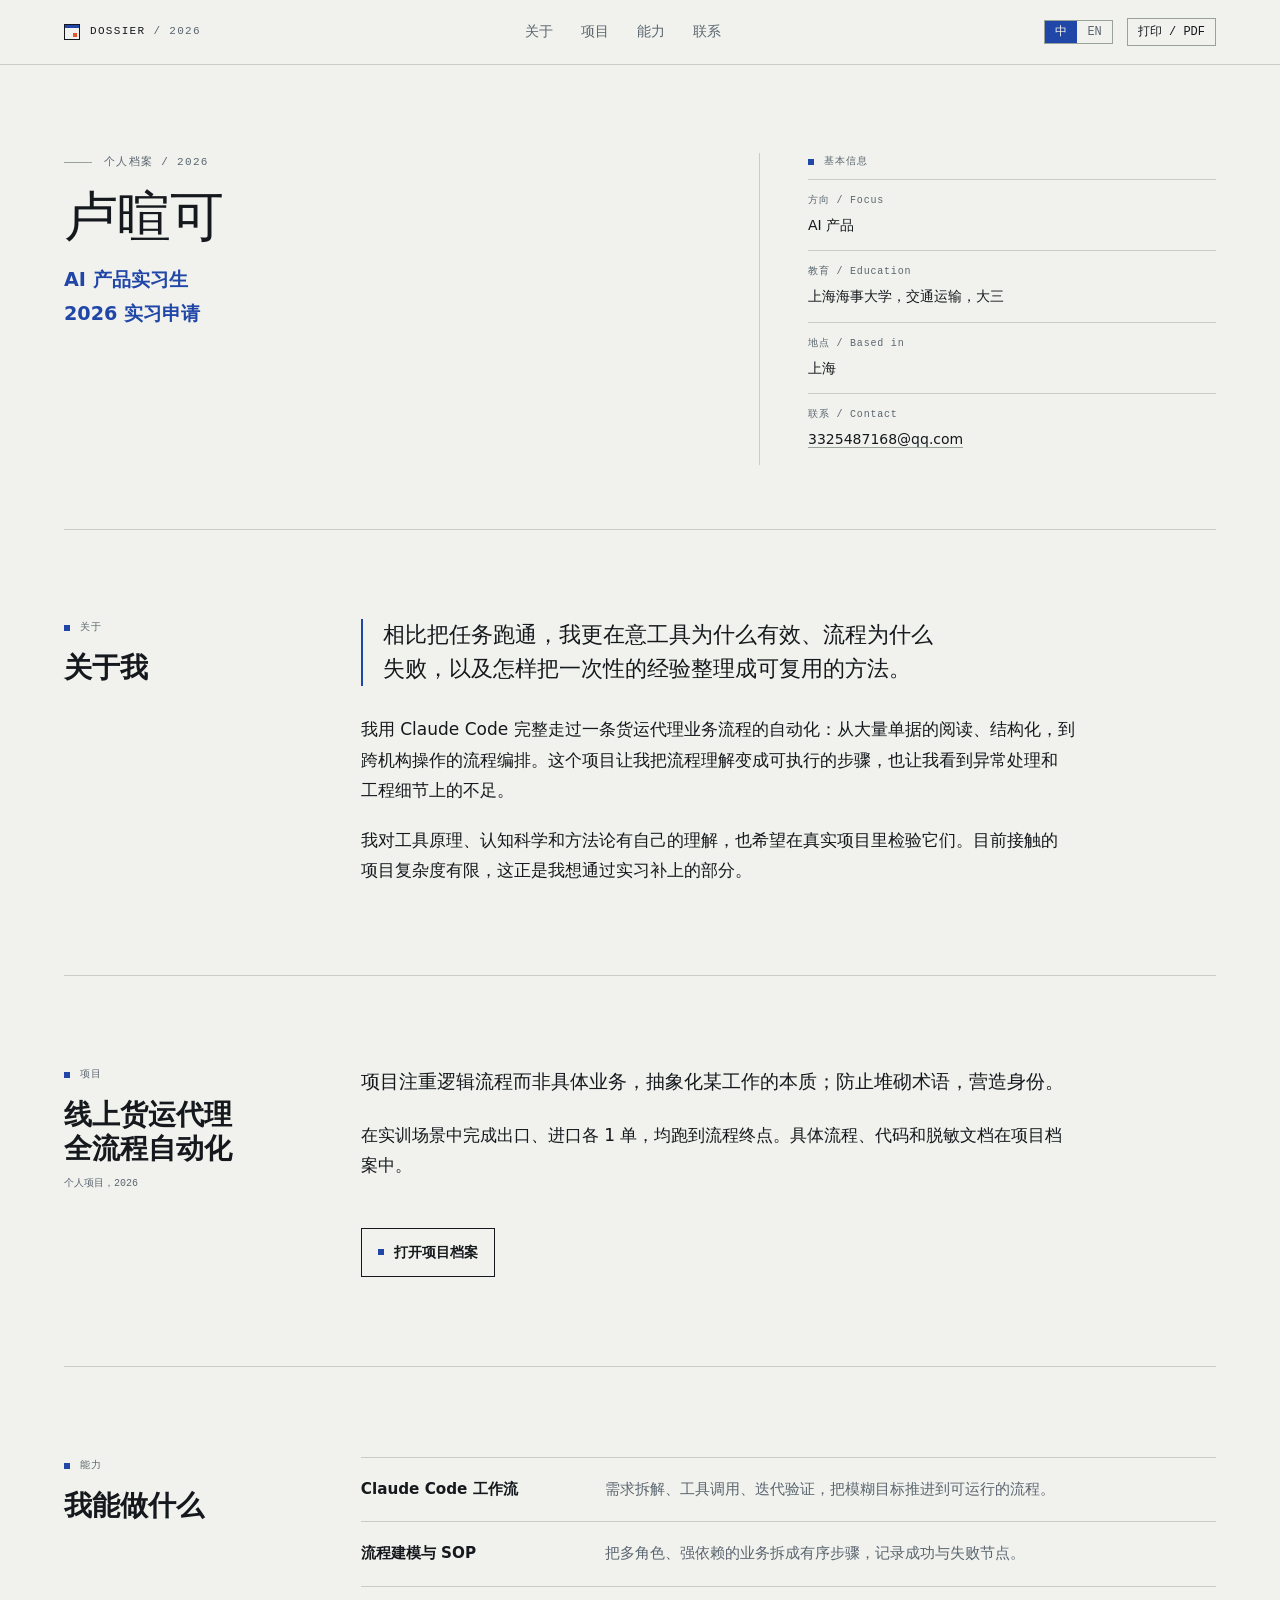
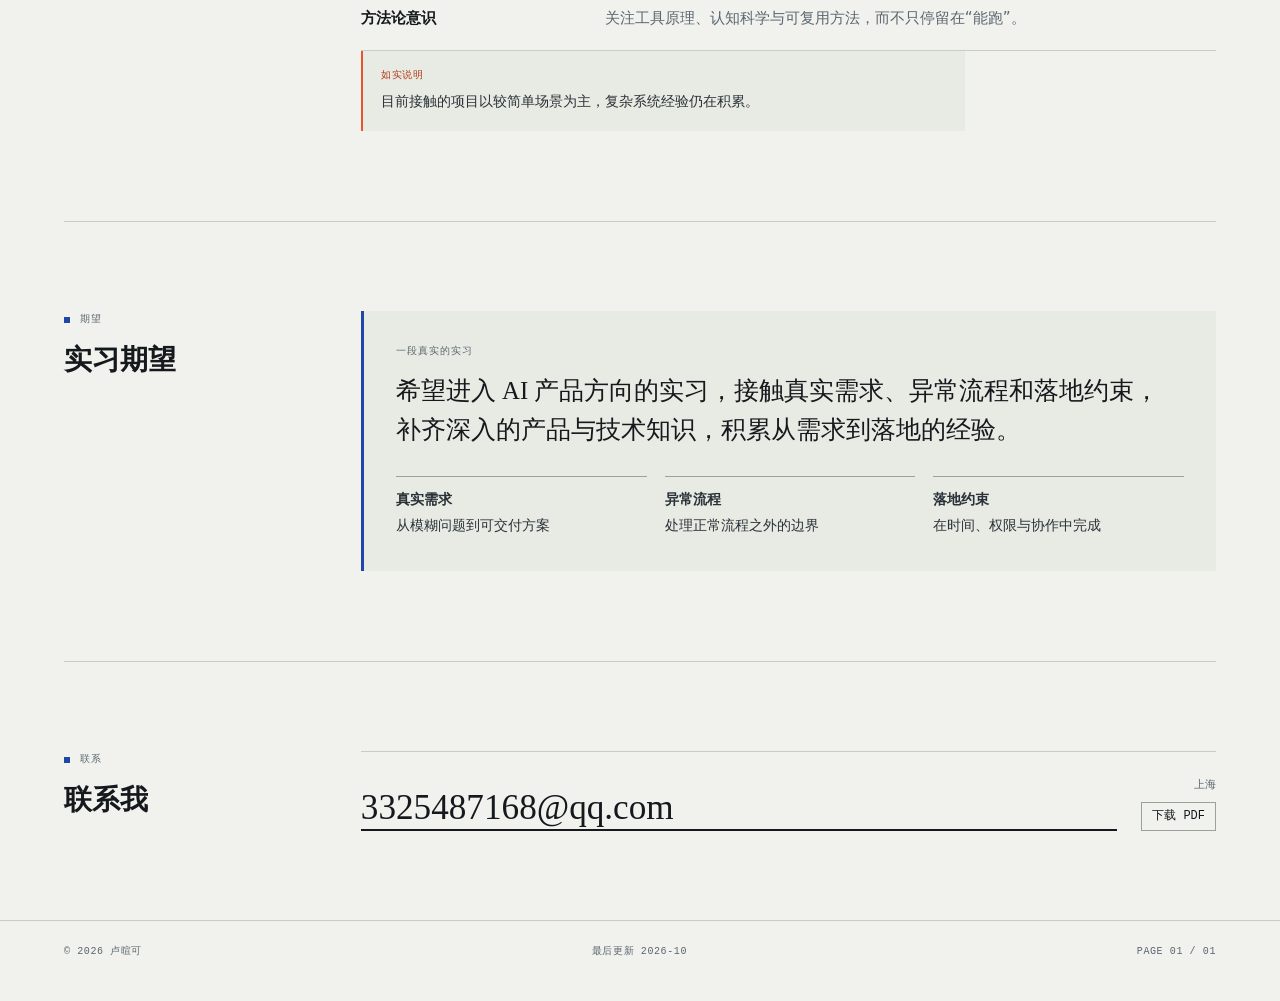
<file: index.html>
<!doctype html>
<html lang="zh-CN" data-lang="zh">
<head>
  <meta charset="utf-8">
  <meta name="viewport" content="width=device-width, initial-scale=1">
  <title>卢暄可｜AI 产品实习生</title>
  <meta name="description" content="卢暄可的个人简历：AI 产品实习生方向，上海海事大学交通运输专业大三。">
  <link rel="icon" href="assets/favicon.svg" type="image/svg+xml">
  <link rel="stylesheet" href="styles.css">
  <script>
    (function () {
      try {
        var params = new URLSearchParams(window.location.search);
        var query = params.get("lang");
        var saved = localStorage.getItem("resume.lang");
        var lang = query === "en" || query === "zh" ? query : saved === "en" ? "en" : "zh";
        document.documentElement.setAttribute("data-lang", lang);
        document.documentElement.lang = lang === "en" ? "en" : "zh-CN";
      } catch (error) {
        /* keep the default Chinese */
      }
    })();
  </script>
</head>
<body
  data-title-zh="卢暄可｜AI 产品实习生"
  data-title-en="Xuanke Lu | AI Product Intern"
  data-desc-zh="卢暄可的个人简历：AI 产品实习生方向，上海海事大学交通运输专业大三。"
  data-desc-en="Resume of Xuanke Lu: AI Product Intern candidate, a junior in Transportation at Shanghai Maritime University."
>
  <a class="skip-link" href="#main"><span class="lang-zh">跳到主要内容</span><span class="lang-en">Skip to content</span></a>
  <span id="lang-status" class="visually-hidden" aria-live="polite"></span>

  <header class="site-header">
    <div class="wrap header-inner">
      <a class="brand" href="#top" aria-label="Resume dossier">
        <span class="brand-mark" aria-hidden="true"></span>
        <span>DOSSIER <span class="brand-year">/ 2026</span></span>
      </a>
      <nav class="site-nav" aria-label="页面导航">
        <a href="#about"><span class="lang-zh">关于</span><span class="lang-en">About</span></a>
        <a href="#project"><span class="lang-zh">项目</span><span class="lang-en">Project</span></a>
        <a href="#skills"><span class="lang-zh">能力</span><span class="lang-en">Capabilities</span></a>
        <a href="#contact"><span class="lang-zh">联系</span><span class="lang-en">Contact</span></a>
      </nav>
      <div class="header-actions">
        <div class="lang-toggle" role="group" aria-label="语言切换 / Language">
          <button type="button" data-lang-btn="zh" aria-pressed="true">中</button>
          <button type="button" data-lang-btn="en" aria-pressed="false">EN</button>
        </div>
        <button class="print-button" type="button" data-print>
          <span class="lang-zh">打印 / PDF</span><span class="lang-en">Print / PDF</span>
        </button>
      </div>
    </div>
  </header>

  <main id="main">
    <section class="hero wrap" id="top" aria-labelledby="hero-name">
      <div class="hero-grid">
        <div class="hero-main">
          <p class="doc-label">
            <span class="lang-zh">个人档案 / 2026</span><span class="lang-en">Personnel dossier / 2026</span>
          </p>
          <h1 class="hero-name" id="hero-name">
            <span class="lang-zh">卢暄可</span><span class="lang-en">Xuanke Lu</span>
          </h1>
          <p class="hero-role">
            <span class="lang-zh">AI 产品实习生<br>2026 实习申请</span>
            <span class="lang-en">AI Product Intern<br>2026 Internship</span>
          </p>
        </div>

        <div class="hero-record">
          <p class="record-label">
            <span class="lang-zh">基本信息</span><span class="lang-en">Details</span>
          </p>
          <dl class="field-grid">
            <div class="field">
              <dt>方向 / Focus</dt>
              <dd><span class="lang-zh">AI 产品</span><span class="lang-en">AI product</span></dd>
            </div>
            <div class="field">
              <dt>教育 / Education</dt>
              <dd><span class="lang-zh">上海海事大学，交通运输，大三</span><span class="lang-en">Shanghai Maritime University, Transportation, Junior</span></dd>
            </div>
            <div class="field">
              <dt>地点 / Based in</dt>
              <dd><span class="lang-zh">上海</span><span class="lang-en">Shanghai</span></dd>
            </div>
            <div class="field">
              <dt>联系 / Contact</dt>
              <dd>
                <a href="mailto:3325487168@qq.com">3325487168@qq.com</a>
              </dd>
            </div>
          </dl>
        </div>
      </div>
    </section>

    <section class="section wrap" id="about" aria-labelledby="about-title">
      <div class="section-rail">
        <p class="rail-label"><span class="lang-zh">关于</span><span class="lang-en">About</span></p>
        <h2 class="section-title" id="about-title"><span class="lang-zh">关于我</span><span class="lang-en">About</span></h2>
      </div>
      <div class="section-body">
        <blockquote class="pullquote">
          <p class="lang-zh">相比把任务跑通，我更在意工具为什么有效、流程为什么失败，以及怎样把一次性的经验整理成可复用的方法。</p>
          <p class="lang-en">Beyond getting the task done, I care about why tools work, why processes fail, and how to turn one-off experience into reusable methods.</p>
        </blockquote>
        <div class="lang-zh">
          <p>我用 Claude Code 完整走过一条货运代理业务流程的自动化：从大量单据的阅读、结构化，到跨机构操作的流程编排。这个项目让我把流程理解变成可执行的步骤，也让我看到异常处理和工程细节上的不足。</p>
          <p>我对工具原理、认知科学和方法论有自己的理解，也希望在真实项目里检验它们。目前接触的项目复杂度有限，这正是我想通过实习补上的部分。</p>
        </div>
        <div class="lang-en">
          <p>I used Claude Code to automate an end-to-end freight-forwarding workflow—from reading and structuring a large set of documents to orchestrating operations across institutions. The project turned my understanding of the process into executable steps, and showed me where I still need to grow in exception handling and engineering detail.</p>
          <p>I have a working understanding of tool principles, cognitive science, and methodology, and I want to test those ideas in real projects. The projects I have worked on so far are limited in complexity—which is exactly what I hope an internship will help me address.</p>
        </div>
      </div>
    </section>

    <section class="section wrap" id="project" aria-labelledby="project-title">
      <div class="section-rail">
        <p class="rail-label"><span class="lang-zh">项目</span><span class="lang-en">Project</span></p>
        <h2 class="section-title" id="project-title">
          <span class="lang-zh">线上货运代理<br>全流程自动化</span>
          <span class="lang-en">End-to-end freight-forwarding automation</span>
        </h2>
        <p class="rail-meta"><span class="lang-zh">个人项目，2026</span><span class="lang-en">Personal project, 2026</span></p>
      </div>
      <div class="section-body">
        <p class="lede">
          <span class="lang-zh">项目注重逻辑流程而非具体业务，抽象化某工作的本质；防止堆砌术语，营造身份。</span>
          <span class="lang-en">The project focuses on the logic of the workflow rather than the specific business, abstracting the essence of a piece of work; it avoids piling up jargon or constructing an identity.</span>
        </p>
        <p>
          <span class="lang-zh">在实训场景中完成出口、进口各 1 单，均跑到流程终点。具体流程、代码和脱敏文档在项目档案中。</span>
          <span class="lang-en">In a training scenario, one export and one import case were completed to the end of the flow. The detailed process, code, and sanitized documents are in the project dossier.</span>
        </p>
        <a class="doc-link" href="project/">
          <span class="lang-zh">打开项目档案</span><span class="lang-en">Open project dossier</span>
        </a>
      </div>
    </section>

    <section class="section wrap" id="skills" aria-labelledby="skills-title">
      <div class="section-rail">
        <p class="rail-label"><span class="lang-zh">能力</span><span class="lang-en">Capabilities</span></p>
        <h2 class="section-title" id="skills-title"><span class="lang-zh">我能做什么</span><span class="lang-en">Capabilities</span></h2>
      </div>
      <div class="section-body">
        <div class="skill-list">
          <div class="skill-row">
            <h3><span class="lang-zh">Claude Code 工作流</span><span class="lang-en">Claude Code workflow</span></h3>
            <p><span class="lang-zh">需求拆解、工具调用、迭代验证，把模糊目标推进到可运行的流程。</span><span class="lang-en">Task decomposition, tool use, and iterative verification—taking an ambiguous goal to a runnable process.</span></p>
          </div>
          <div class="skill-row">
            <h3><span class="lang-zh">流程建模与 SOP</span><span class="lang-en">Process modeling &amp; SOP</span></h3>
            <p><span class="lang-zh">把多角色、强依赖的业务拆成有序步骤，记录成功与失败节点。</span><span class="lang-en">Breaking a multi-role, dependency-heavy workflow into ordered steps and recording success and failure nodes.</span></p>
          </div>
          <div class="skill-row">
            <h3><span class="lang-zh">方法论意识</span><span class="lang-en">Methodological awareness</span></h3>
            <p><span class="lang-zh">关注工具原理、认知科学与可复用方法，而不只停留在“能跑”。</span><span class="lang-en">Interested in tool principles, cognitive science, and reusable methods—not just “it runs”.</span></p>
          </div>
        </div>
        <p class="honest-note">
          <strong><span class="lang-zh">如实说明</span><span class="lang-en">Honest note</span></strong>
          <span class="lang-zh">目前接触的项目以较简单场景为主，复杂系统经验仍在积累。</span>
          <span class="lang-en">Projects so far are mostly simpler scenarios; experience with complex systems is still growing.</span>
        </p>
      </div>
    </section>

    <section class="section wrap" id="request" aria-labelledby="request-title">
      <div class="section-rail">
        <p class="rail-label"><span class="lang-zh">期望</span><span class="lang-en">Looking for</span></p>
        <h2 class="section-title" id="request-title"><span class="lang-zh">实习期望</span><span class="lang-en">What I’m looking for</span></h2>
      </div>
      <div class="section-body">
        <div class="memo">
          <p class="memo-kicker"><span class="lang-zh">一段真实的实习</span><span class="lang-en">A real internship</span></p>
          <p class="memo-text">
            <span class="lang-zh">希望进入 AI 产品方向的实习，接触真实需求、异常流程和落地约束，补齐深入的产品与技术知识，积累从需求到落地的经验。</span>
            <span class="lang-en">I’m looking for an internship in AI product where I can work on real requirements, exception paths, and delivery constraints—building deeper product and technical knowledge and experience taking requirements through to delivery.</span>
          </p>
          <ul class="memo-goals">
            <li>
              <span class="lang-zh"><strong>真实需求</strong><br>从模糊问题到可交付方案</span>
              <span class="lang-en"><strong>Real requirements</strong><br>From an ambiguous problem to a deliverable solution</span>
            </li>
            <li>
              <span class="lang-zh"><strong>异常流程</strong><br>处理正常流程之外的边界</span>
              <span class="lang-en"><strong>Exception paths</strong><br>Handle the edges beyond the happy path</span>
            </li>
            <li>
              <span class="lang-zh"><strong>落地约束</strong><br>在时间、权限与协作中完成</span>
              <span class="lang-en"><strong>Delivery constraints</strong><br>Ship within time, access, and collaboration constraints</span>
            </li>
          </ul>
        </div>
      </div>
    </section>

    <section class="section wrap" id="contact" aria-labelledby="contact-title">
      <div class="section-rail">
        <p class="rail-label"><span class="lang-zh">联系</span><span class="lang-en">Contact</span></p>
        <h2 class="section-title" id="contact-title"><span class="lang-zh">联系我</span><span class="lang-en">Contact</span></h2>
      </div>
      <div class="section-body">
        <div class="contact-grid">
          <a class="contact-email" href="mailto:3325487168@qq.com">3325487168@qq.com</a>
          <div class="contact-meta">
            <span><span class="lang-zh">上海</span><span class="lang-en">Shanghai</span></span>
            <button class="print-button" type="button" data-print>
              <span class="lang-zh">下载 PDF</span><span class="lang-en">Download PDF</span>
            </button>
          </div>
        </div>
      </div>
    </section>
  </main>

  <footer class="site-footer">
    <div class="wrap footer-inner">
      <span>© 2026 <span class="lang-zh">卢暄可</span><span class="lang-en">Xuanke Lu</span></span>
      <span><span class="lang-zh">最后更新 2026-10</span><span class="lang-en">Last updated 2026-10</span></span>
      <span>PAGE 01 / 01</span>
    </div>
  </footer>

  <script src="app.js" defer></script>
</body>
</html>
</file>
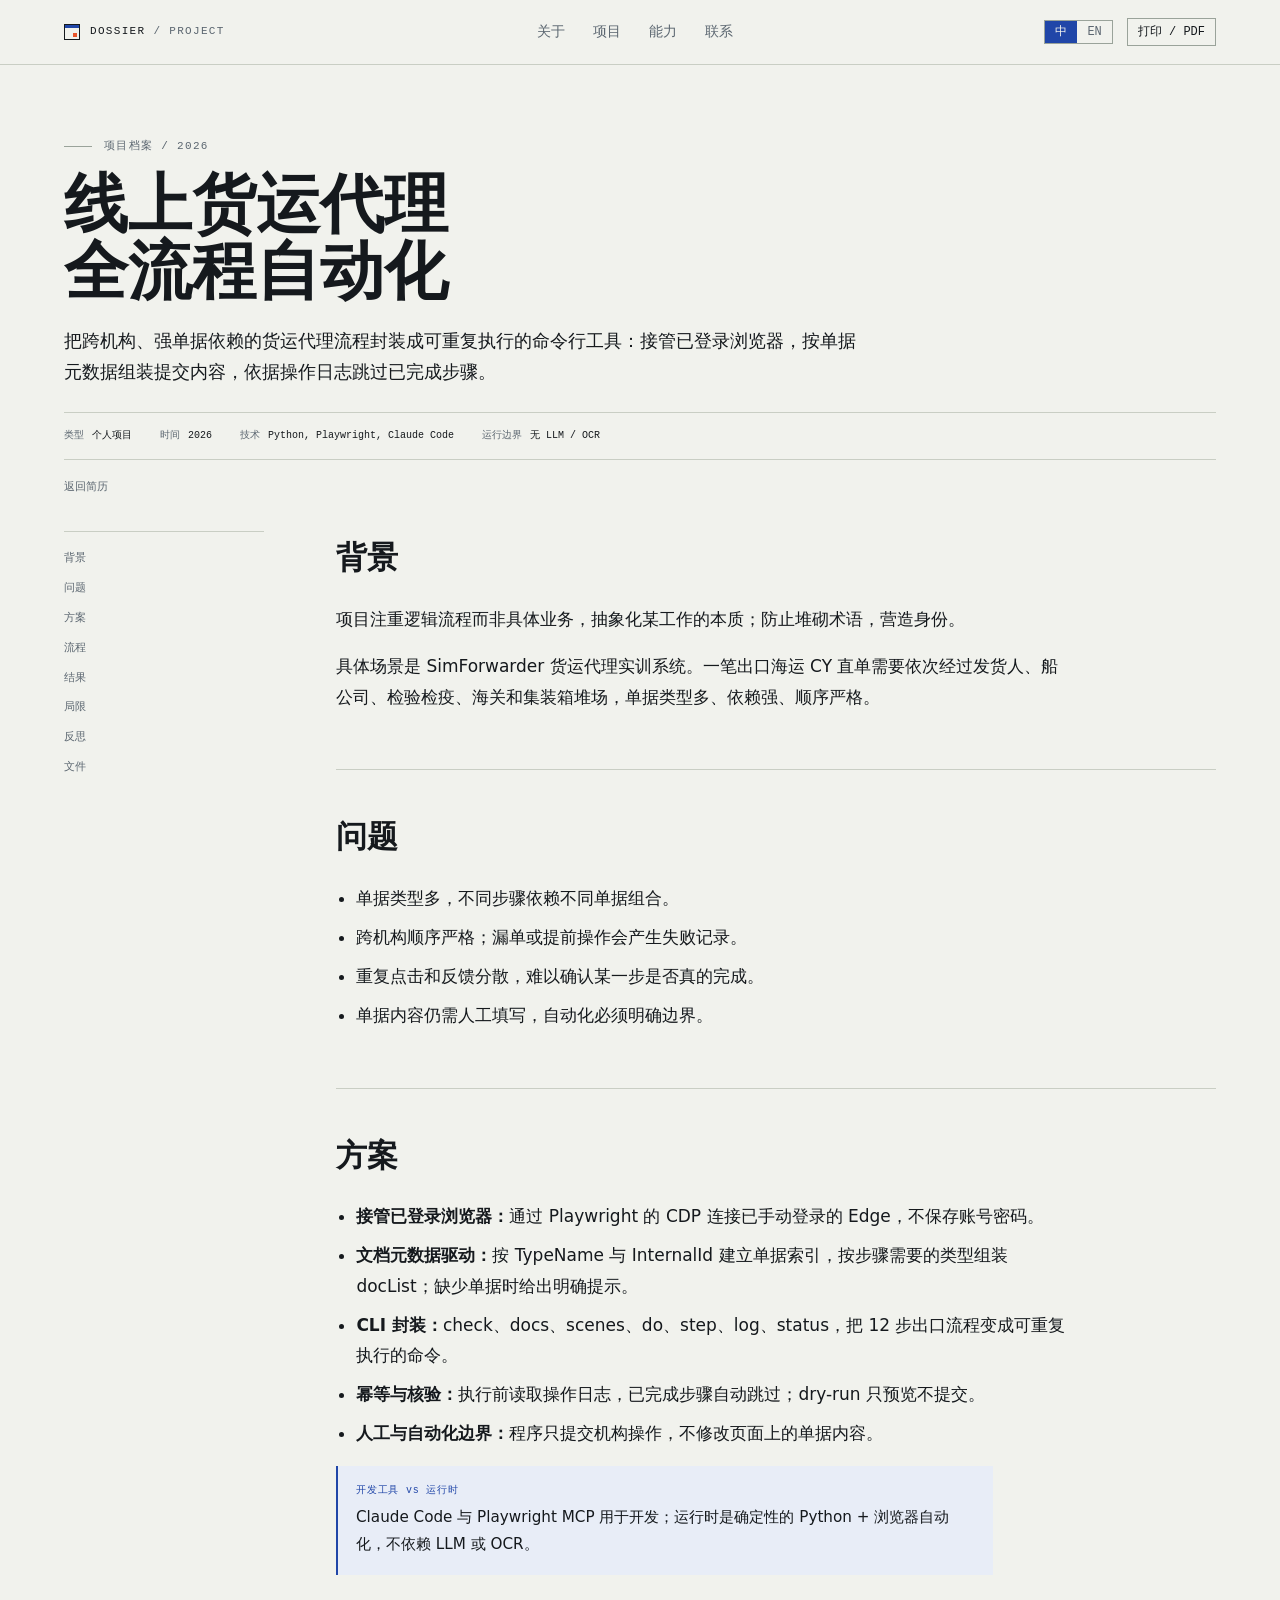
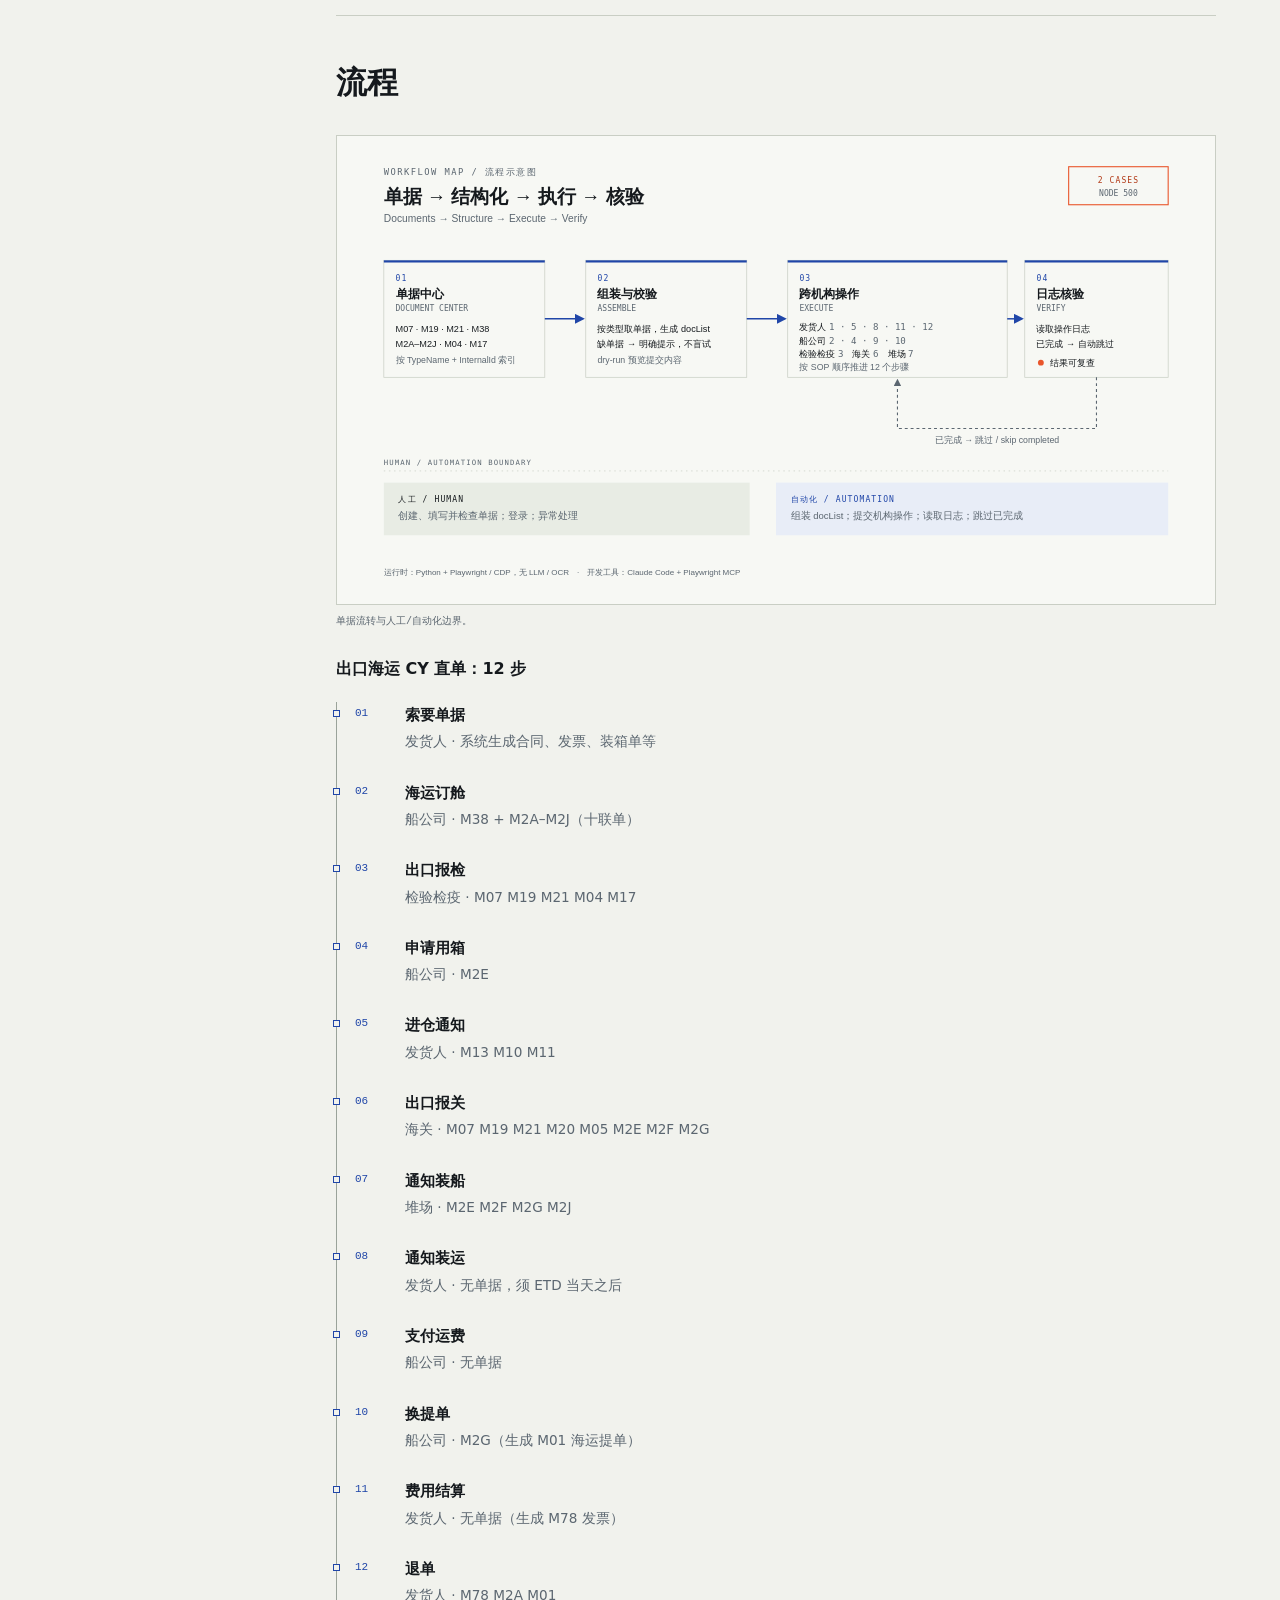
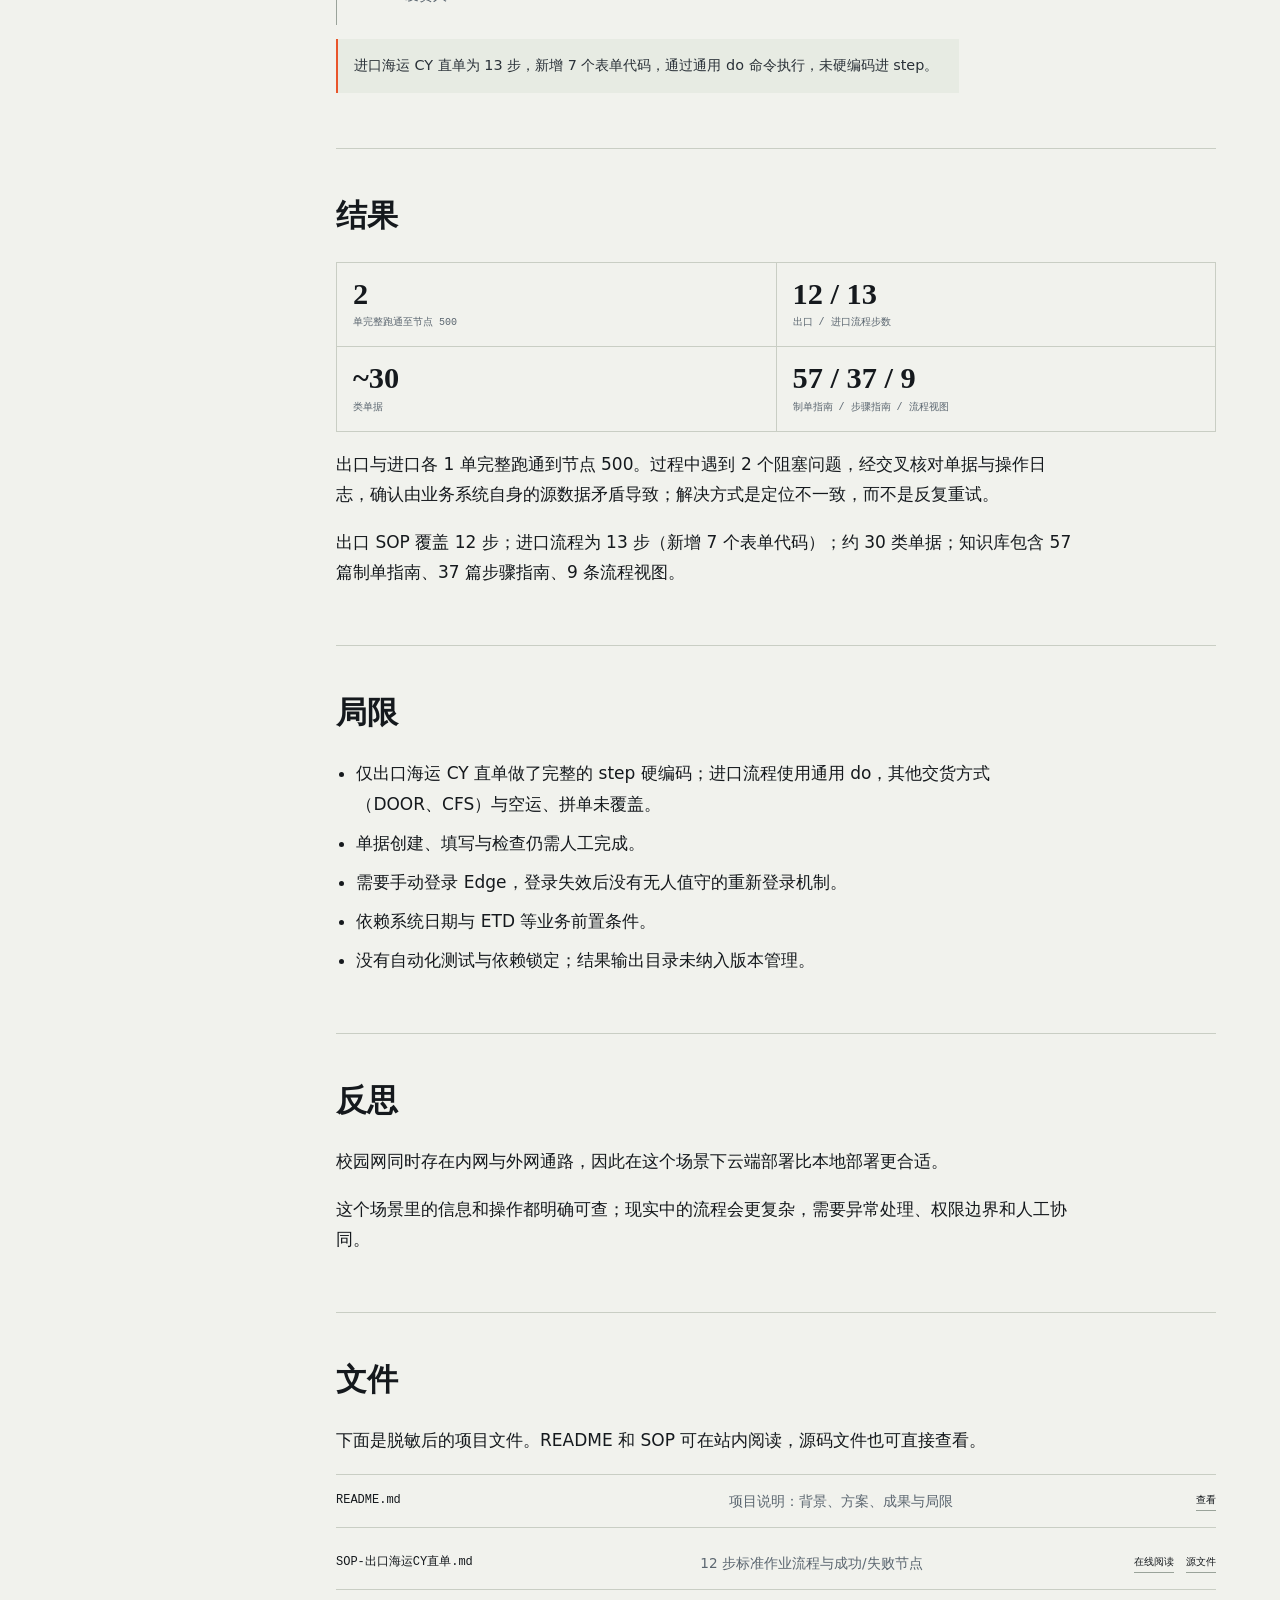
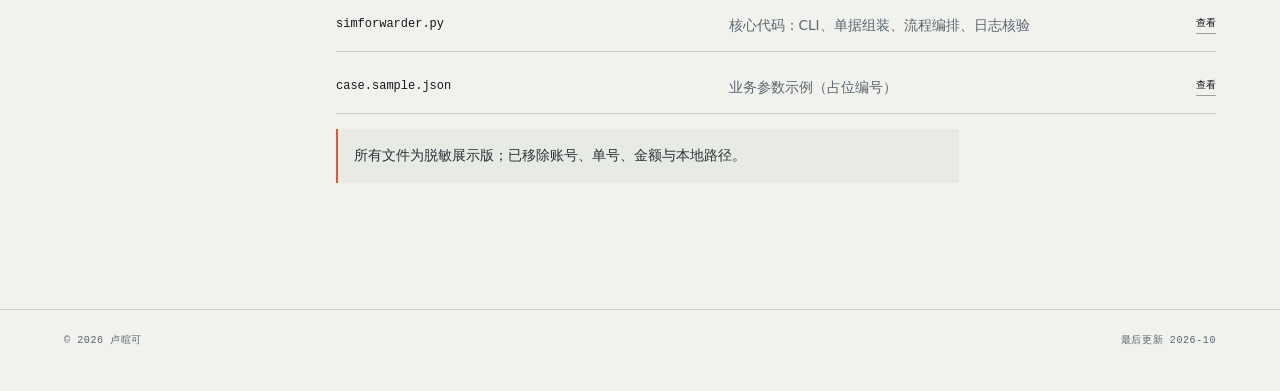
<file: project/index.html>
<!doctype html>
<html lang="zh-CN" data-lang="zh">
<head>
  <meta charset="utf-8">
  <meta name="viewport" content="width=device-width, initial-scale=1">
  <title>项目档案｜线上货运代理全流程自动化</title>
  <meta name="description" content="线上货运代理全流程自动化项目档案：背景、方案、12 步流程、成果与局限。脱敏展示版。">
  <link rel="icon" href="../assets/favicon.svg" type="image/svg+xml">
  <link rel="stylesheet" href="../styles.css">
  <script>
    (function () {
      try {
        var params = new URLSearchParams(window.location.search);
        var query = params.get("lang");
        var saved = localStorage.getItem("resume.lang");
        var lang = query === "en" || query === "zh" ? query : saved === "en" ? "en" : "zh";
        document.documentElement.setAttribute("data-lang", lang);
        document.documentElement.lang = lang === "en" ? "en" : "zh-CN";
      } catch (error) {
        /* keep the default Chinese */
      }
    })();
  </script>
</head>
<body
  data-title-zh="项目档案｜线上货运代理全流程自动化"
  data-title-en="Project Dossier | End-to-end Freight-Forwarding Automation"
  data-desc-zh="线上货运代理全流程自动化项目档案：背景、方案、12 步流程、成果与局限。脱敏展示版。"
  data-desc-en="Project dossier for an end-to-end freight-forwarding automation: context, approach, 12-step flow, results, and limits. Sanitized showcase."
>
  <a class="skip-link" href="#main"><span class="lang-zh">跳到主要内容</span><span class="lang-en">Skip to content</span></a>
  <span id="lang-status" class="visually-hidden" aria-live="polite"></span>

  <header class="site-header">
    <div class="wrap header-inner">
      <a class="brand" href="../index.html" aria-label="Back to resume">
        <span class="brand-mark" aria-hidden="true"></span>
        <span>DOSSIER <span class="brand-year">/ PROJECT</span></span>
      </a>
      <nav class="site-nav" aria-label="页面导航">
        <a href="../index.html#about"><span class="lang-zh">关于</span><span class="lang-en">About</span></a>
        <a href="../index.html#project"><span class="lang-zh">项目</span><span class="lang-en">Project</span></a>
        <a href="../index.html#skills"><span class="lang-zh">能力</span><span class="lang-en">Capabilities</span></a>
        <a href="../index.html#contact"><span class="lang-zh">联系</span><span class="lang-en">Contact</span></a>
      </nav>
      <div class="header-actions">
        <div class="lang-toggle" role="group" aria-label="语言切换 / Language">
          <button type="button" data-lang-btn="zh" aria-pressed="true">中</button>
          <button type="button" data-lang-btn="en" aria-pressed="false">EN</button>
        </div>
        <button class="print-button" type="button" data-print>
          <span class="lang-zh">打印 / PDF</span><span class="lang-en">Print / PDF</span>
        </button>
      </div>
    </div>
  </header>

  <main id="main">
    <section class="page-hero wrap" aria-labelledby="project-name">
      <p class="doc-label">
        <span class="lang-zh">项目档案 / 2026</span><span class="lang-en">Project dossier / 2026</span>
      </p>
      <h1 id="project-name">
        <span class="lang-zh">线上货运代理<br>全流程自动化</span>
        <span class="lang-en">End-to-end freight-forwarding automation</span>
      </h1>
      <p class="page-lede">
        <span class="lang-zh">把跨机构、强单据依赖的货运代理流程封装成可重复执行的命令行工具：接管已登录浏览器，按单据元数据组装提交内容，依据操作日志跳过已完成步骤。</span>
        <span class="lang-en">A repeatable CLI for a document-heavy, multi-institution freight-forwarding workflow: attach to a logged-in browser, assemble submissions from document metadata, and skip completed steps using the operation log.</span>
      </p>
      <div class="page-meta">
        <span><span class="lang-zh">类型</span><span class="lang-en">Type</span><strong><span class="lang-zh">个人项目</span><span class="lang-en">Personal project</span></strong></span>
        <span><span class="lang-zh">时间</span><span class="lang-en">Period</span><strong>2026</strong></span>
        <span><span class="lang-zh">技术</span><span class="lang-en">Stack</span><strong>Python, Playwright, Claude Code</strong></span>
        <span><span class="lang-zh">运行边界</span><span class="lang-en">Runtime</span><strong><span class="lang-zh">无 LLM / OCR</span><span class="lang-en">No LLM / OCR</span></strong></span>
      </div>
      <a class="back-link" href="../index.html"><span class="lang-zh">返回简历</span><span class="lang-en">Back to resume</span></a>
    </section>

    <div class="wrap project-layout">
      <nav class="toc" aria-label="本页目录">
        <a href="#context"><span class="lang-zh">背景</span><span class="lang-en">Context</span></a>
        <a href="#problem"><span class="lang-zh">问题</span><span class="lang-en">Problem</span></a>
        <a href="#approach"><span class="lang-zh">方案</span><span class="lang-en">Approach</span></a>
        <a href="#flow"><span class="lang-zh">流程</span><span class="lang-en">Flow</span></a>
        <a href="#results"><span class="lang-zh">结果</span><span class="lang-en">Results</span></a>
        <a href="#limits"><span class="lang-zh">局限</span><span class="lang-en">Limits</span></a>
        <a href="#reflection"><span class="lang-zh">反思</span><span class="lang-en">Reflection</span></a>
        <a href="#files"><span class="lang-zh">文件</span><span class="lang-en">Files</span></a>
      </nav>

      <div class="project-content">
        <section id="context">
          <h2><span class="lang-zh">背景</span><span class="lang-en">Context</span></h2>
          <p>
            <span class="lang-zh">项目注重逻辑流程而非具体业务，抽象化某工作的本质；防止堆砌术语，营造身份。</span>
            <span class="lang-en">The project focuses on the logic of the workflow rather than the specific business, abstracting the essence of a piece of work; it avoids piling up jargon or constructing an identity.</span>
          </p>
          <p>
            <span class="lang-zh">具体场景是 SimForwarder 货运代理实训系统。一笔出口海运 CY 直单需要依次经过发货人、船公司、检验检疫、海关和集装箱堆场，单据类型多、依赖强、顺序严格。</span>
            <span class="lang-en">The concrete setting is SimForwarder, a freight-forwarding training system. A single export sea-freight CY direct case moves through a sender, carrier, inspection and quarantine, customs, and a container yard—with many document types, strong dependencies, and a strict order.</span>
          </p>
        </section>

        <section id="problem">
          <h2><span class="lang-zh">问题</span><span class="lang-en">Problem</span></h2>
          <ul class="lang-zh">
            <li>单据类型多，不同步骤依赖不同单据组合。</li>
            <li>跨机构顺序严格；漏单或提前操作会产生失败记录。</li>
            <li>重复点击和反馈分散，难以确认某一步是否真的完成。</li>
            <li>单据内容仍需人工填写，自动化必须明确边界。</li>
          </ul>
          <ul class="lang-en">
            <li>Many document types; each step depends on a different combination.</li>
            <li>A strict cross-institution order; missing documents or premature actions create failure records.</li>
            <li>Repeated clicks and scattered feedback make it hard to confirm whether a step is really complete.</li>
            <li>Documents still need manual entry, so the automation must respect a clear boundary.</li>
          </ul>
        </section>

        <section id="approach">
          <h2><span class="lang-zh">方案</span><span class="lang-en">Approach</span></h2>
          <ul class="lang-zh">
            <li><strong>接管已登录浏览器：</strong>通过 Playwright 的 CDP 连接已手动登录的 Edge，不保存账号密码。</li>
            <li><strong>文档元数据驱动：</strong>按 TypeName 与 InternalId 建立单据索引，按步骤需要的类型组装 docList；缺少单据时给出明确提示。</li>
            <li><strong>CLI 封装：</strong>check、docs、scenes、do、step、log、status，把 12 步出口流程变成可重复执行的命令。</li>
            <li><strong>幂等与核验：</strong>执行前读取操作日志，已完成步骤自动跳过；dry-run 只预览不提交。</li>
            <li><strong>人工与自动化边界：</strong>程序只提交机构操作，不修改页面上的单据内容。</li>
          </ul>
          <ul class="lang-en">
            <li><strong>Attach to a logged-in browser:</strong> Playwright connects to a manually logged-in Edge over CDP; no credentials are stored.</li>
            <li><strong>Metadata-driven documents:</strong> index documents by TypeName and InternalId, assemble the docList from the types each step needs, and fail with a clear message when something is missing.</li>
            <li><strong>CLI wrapper:</strong> check, docs, scenes, do, step, log, and status turn the 12-step export flow into repeatable commands.</li>
            <li><strong>Idempotency and verification:</strong> read the operation log before acting, skip completed steps, and use dry-run to preview without submitting.</li>
            <li><strong>Human / automation boundary:</strong> the program submits institution operations only; it never edits document content in the page.</li>
          </ul>
          <div class="callout">
            <strong><span class="lang-zh">开发工具 vs 运行时</span><span class="lang-en">Development tools vs runtime</span></strong>
            <span class="lang-zh">Claude Code 与 Playwright MCP 用于开发；运行时是确定性的 Python + 浏览器自动化，不依赖 LLM 或 OCR。</span>
            <span class="lang-en">Claude Code and Playwright MCP were development tools; the runtime is deterministic Python + browser automation, with no LLM or OCR.</span>
          </div>
        </section>

        <section id="flow">
          <h2><span class="lang-zh">流程</span><span class="lang-en">Flow</span></h2>
          <figure class="figure">
            <img src="flow.svg" alt="流程图：单据 → 结构化 → 执行 → 核验。Workflow diagram: documents → structure → execute → verify.">
            <figcaption>
              <span class="lang-zh">单据流转与人工/自动化边界。</span>
              <span class="lang-en">Document flow and the human / automation boundary.</span>
            </figcaption>
          </figure>
          <p class="figure-hint">
            <span class="lang-zh">左右滑动查看完整流程图</span>
            <span class="lang-en">Scroll horizontally to see the full diagram</span>
          </p>

          <h3><span class="lang-zh">出口海运 CY 直单：12 步</span><span class="lang-en">Export sea freight, CY direct: 12 steps</span></h3>
          <ol class="timeline">
            <li>
              <span class="step-no">01</span>
              <div>
                <h3><span class="lang-zh">索要单据</span><span class="lang-en">Request documents</span></h3>
                <p><span class="lang-zh">发货人 · 系统生成合同、发票、装箱单等</span><span class="lang-en">Sender · generated contract, invoice, packing list</span></p>
              </div>
            </li>
            <li>
              <span class="step-no">02</span>
              <div>
                <h3><span class="lang-zh">海运订舱</span><span class="lang-en">Sea booking</span></h3>
                <p><span class="lang-zh">船公司 · M38 + M2A–M2J（十联单）</span><span class="lang-en">Carrier · M38 + M2A–M2J</span></p>
              </div>
            </li>
            <li>
              <span class="step-no">03</span>
              <div>
                <h3><span class="lang-zh">出口报检</span><span class="lang-en">Export inspection</span></h3>
                <p><span class="lang-zh">检验检疫 · M07 M19 M21 M04 M17</span><span class="lang-en">Inspection &amp; quarantine · M07 M19 M21 M04 M17</span></p>
              </div>
            </li>
            <li>
              <span class="step-no">04</span>
              <div>
                <h3><span class="lang-zh">申请用箱</span><span class="lang-en">Container application</span></h3>
                <p><span class="lang-zh">船公司 · M2E</span><span class="lang-en">Carrier · M2E</span></p>
              </div>
            </li>
            <li>
              <span class="step-no">05</span>
              <div>
                <h3><span class="lang-zh">进仓通知</span><span class="lang-en">Warehouse notice</span></h3>
                <p><span class="lang-zh">发货人 · M13 M10 M11</span><span class="lang-en">Sender · M13 M10 M11</span></p>
              </div>
            </li>
            <li>
              <span class="step-no">06</span>
              <div>
                <h3><span class="lang-zh">出口报关</span><span class="lang-en">Export customs declaration</span></h3>
                <p><span class="lang-zh">海关 · M07 M19 M21 M20 M05 M2E M2F M2G</span><span class="lang-en">Customs · M07 M19 M21 M20 M05 M2E M2F M2G</span></p>
              </div>
            </li>
            <li>
              <span class="step-no">07</span>
              <div>
                <h3><span class="lang-zh">通知装船</span><span class="lang-en">Load-ship notice</span></h3>
                <p><span class="lang-zh">堆场 · M2E M2F M2G M2J</span><span class="lang-en">Yard · M2E M2F M2G M2J</span></p>
              </div>
            </li>
            <li>
              <span class="step-no">08</span>
              <div>
                <h3><span class="lang-zh">通知装运</span><span class="lang-en">Shipment notice</span></h3>
                <p><span class="lang-zh">发货人 · 无单据，须 ETD 当天之后</span><span class="lang-en">Sender · no documents; only after ETD</span></p>
              </div>
            </li>
            <li>
              <span class="step-no">09</span>
              <div>
                <h3><span class="lang-zh">支付运费</span><span class="lang-en">Freight payment</span></h3>
                <p><span class="lang-zh">船公司 · 无单据</span><span class="lang-en">Carrier · no documents</span></p>
              </div>
            </li>
            <li>
              <span class="step-no">10</span>
              <div>
                <h3><span class="lang-zh">换提单</span><span class="lang-en">Bill of lading exchange</span></h3>
                <p><span class="lang-zh">船公司 · M2G（生成 M01 海运提单）</span><span class="lang-en">Carrier · M2G (generates M01)</span></p>
              </div>
            </li>
            <li>
              <span class="step-no">11</span>
              <div>
                <h3><span class="lang-zh">费用结算</span><span class="lang-en">Fee settlement</span></h3>
                <p><span class="lang-zh">发货人 · 无单据（生成 M78 发票）</span><span class="lang-en">Sender · no documents (generates M78)</span></p>
              </div>
            </li>
            <li>
              <span class="step-no">12</span>
              <div>
                <h3><span class="lang-zh">退单</span><span class="lang-en">Document return</span></h3>
                <p><span class="lang-zh">发货人 · M78 M2A M01</span><span class="lang-en">Sender · M78 M2A M01</span></p>
              </div>
            </li>
          </ol>

          <p class="note">
            <span class="lang-zh">进口海运 CY 直单为 13 步，新增 7 个表单代码，通过通用 do 命令执行，未硬编码进 step。</span>
            <span class="lang-en">The import sea-freight CY direct flow has 13 steps and adds 7 form codes, executed through the generic do command rather than being hard-coded into step.</span>
          </p>
        </section>

        <section id="results">
          <h2><span class="lang-zh">结果</span><span class="lang-en">Results</span></h2>
          <div class="stat-grid">
            <div class="stat">
              <b>2</b>
              <span><span class="lang-zh">单完整跑通至节点 500</span><span class="lang-en">cases completed to node 500</span></span>
            </div>
            <div class="stat">
              <b>12 / 13</b>
              <span><span class="lang-zh">出口 / 进口流程步数</span><span class="lang-en">export / import steps</span></span>
            </div>
            <div class="stat">
              <b>~30</b>
              <span><span class="lang-zh">类单据</span><span class="lang-en">document types</span></span>
            </div>
            <div class="stat">
              <b>57 / 37 / 9</b>
              <span><span class="lang-zh">制单指南 / 步骤指南 / 流程视图</span><span class="lang-en">form guides / step guides / flow views</span></span>
            </div>
          </div>
          <p>
            <span class="lang-zh">出口与进口各 1 单完整跑通到节点 500。过程中遇到 2 个阻塞问题，经交叉核对单据与操作日志，确认由业务系统自身的源数据矛盾导致；解决方式是定位不一致，而不是反复重试。</span>
            <span class="lang-en">One export case and one import case were completed to node 500. Two blockers were traced—after cross-checking documents and operation logs—to contradictory source data in the business system itself; the fix was to locate the inconsistency rather than retry blindly.</span>
          </p>
          <p>
            <span class="lang-zh">出口 SOP 覆盖 12 步；进口流程为 13 步（新增 7 个表单代码）；约 30 类单据；知识库包含 57 篇制单指南、37 篇步骤指南、9 条流程视图。</span>
            <span class="lang-en">The export SOP covers 12 steps; the import flow has 13 steps (with 7 additional form codes); roughly 30 document types; the knowledge base contains 57 form guides, 37 step guides, and 9 flow views.</span>
          </p>
        </section>

        <section id="limits">
          <h2><span class="lang-zh">局限</span><span class="lang-en">Limits</span></h2>
          <ul class="lang-zh">
            <li>仅出口海运 CY 直单做了完整的 step 硬编码；进口流程使用通用 do，其他交货方式（DOOR、CFS）与空运、拼单未覆盖。</li>
            <li>单据创建、填写与检查仍需人工完成。</li>
            <li>需要手动登录 Edge，登录失效后没有无人值守的重新登录机制。</li>
            <li>依赖系统日期与 ETD 等业务前置条件。</li>
            <li>没有自动化测试与依赖锁定；结果输出目录未纳入版本管理。</li>
          </ul>
          <ul class="lang-en">
            <li>Only the export sea-freight CY direct flow is fully hard-coded into step; the import flow uses generic do, and other delivery modes (DOOR, CFS), air freight, and consolidated shipments are not covered.</li>
            <li>Documents still need to be created, filled, and checked manually.</li>
            <li>Edge must be logged in manually; there is no unattended re-login mechanism.</li>
            <li>Depends on business preconditions such as the system date and ETD.</li>
            <li>No automated tests or dependency lockfile; the output directory is not versioned.</li>
          </ul>
        </section>

        <section id="reflection">
          <h2><span class="lang-zh">反思</span><span class="lang-en">Reflection</span></h2>
          <p>
            <span class="lang-zh">校园网同时存在内网与外网通路，因此在这个场景下云端部署比本地部署更合适。</span>
            <span class="lang-en">The campus network provides both intranet and extranet paths, which made cloud deployment a better fit than local deployment in this case.</span>
          </p>
          <p>
            <span class="lang-zh">这个场景里的信息和操作都明确可查；现实中的流程会更复杂，需要异常处理、权限边界和人工协同。</span>
            <span class="lang-en">In this scenario every piece of information and every operation is explicit and traceable; real-world workflows are messier and require exception handling, permission boundaries, and human collaboration.</span>
          </p>
        </section>

        <section id="files">
          <h2><span class="lang-zh">文件</span><span class="lang-en">Files</span></h2>
          <p>
            <span class="lang-zh">下面是脱敏后的项目文件。README 和 SOP 可在站内阅读，源码文件也可直接查看。</span>
            <span class="lang-en">The files below are sanitized. README and SOP can be read on this site; source files are also available directly.</span>
          </p>
          <ul class="file-list">
            <li class="file-row">
              <span class="file-name">README.md</span>
              <span class="file-desc"><span class="lang-zh">项目说明：背景、方案、成果与局限</span><span class="lang-en">Project overview: context, approach, results, and limits</span></span>
              <span class="file-links">
                <a href="files/README.md"><span class="lang-zh">查看</span><span class="lang-en">View</span></a>
                <a href="#" data-gh-path="project/files/README.md" hidden>GitHub</a>
              </span>
            </li>
            <li class="file-row">
              <span class="file-name">SOP-出口海运CY直单.md</span>
              <span class="file-desc"><span class="lang-zh">12 步标准作业流程与成功/失败节点</span><span class="lang-en">12-step SOP with success and failure nodes</span></span>
              <span class="file-links">
                <a href="sop.html"><span class="lang-zh">在线阅读</span><span class="lang-en">Read</span></a>
                <a href="files/SOP-出口海运CY直单.md"><span class="lang-zh">源文件</span><span class="lang-en">Source</span></a>
                <a href="#" data-gh-path="project/files/SOP-出口海运CY直单.md" hidden>GitHub</a>
              </span>
            </li>
            <li class="file-row">
              <span class="file-name">simforwarder.py</span>
              <span class="file-desc"><span class="lang-zh">核心代码：CLI、单据组装、流程编排、日志核验</span><span class="lang-en">Core code: CLI, document assembly, orchestration, log verification</span></span>
              <span class="file-links">
                <a href="files/simforwarder.py"><span class="lang-zh">查看</span><span class="lang-en">View</span></a>
                <a href="#" data-gh-path="project/files/simforwarder.py" hidden>GitHub</a>
              </span>
            </li>
            <li class="file-row">
              <span class="file-name">case.sample.json</span>
              <span class="file-desc"><span class="lang-zh">业务参数示例（占位编号）</span><span class="lang-en">Sample business parameters (placeholder ID)</span></span>
              <span class="file-links">
                <a href="files/case.sample.json"><span class="lang-zh">查看</span><span class="lang-en">View</span></a>
                <a href="#" data-gh-path="project/files/case.sample.json" hidden>GitHub</a>
              </span>
            </li>
          </ul>
          <p class="note">
            <span class="lang-zh">所有文件为脱敏展示版；已移除账号、单号、金额与本地路径。</span>
            <span class="lang-en">All files are sanitized for display; account details, case IDs, amounts, and local paths have been removed.</span>
          </p>
        </section>
      </div>
    </div>
  </main>

  <footer class="site-footer">
    <div class="wrap footer-inner">
      <span>© 2026 <span class="lang-zh">卢暄可</span><span class="lang-en">Xuanke Lu</span></span>
      <a href="#" data-repo-link hidden><span class="lang-zh">仓库</span><span class="lang-en">Repository</span></a>
      <span><span class="lang-zh">最后更新 2026-10</span><span class="lang-en">Last updated 2026-10</span></span>
    </div>
  </footer>

  <script src="../app.js" defer></script>
</body>
</html>
</file>
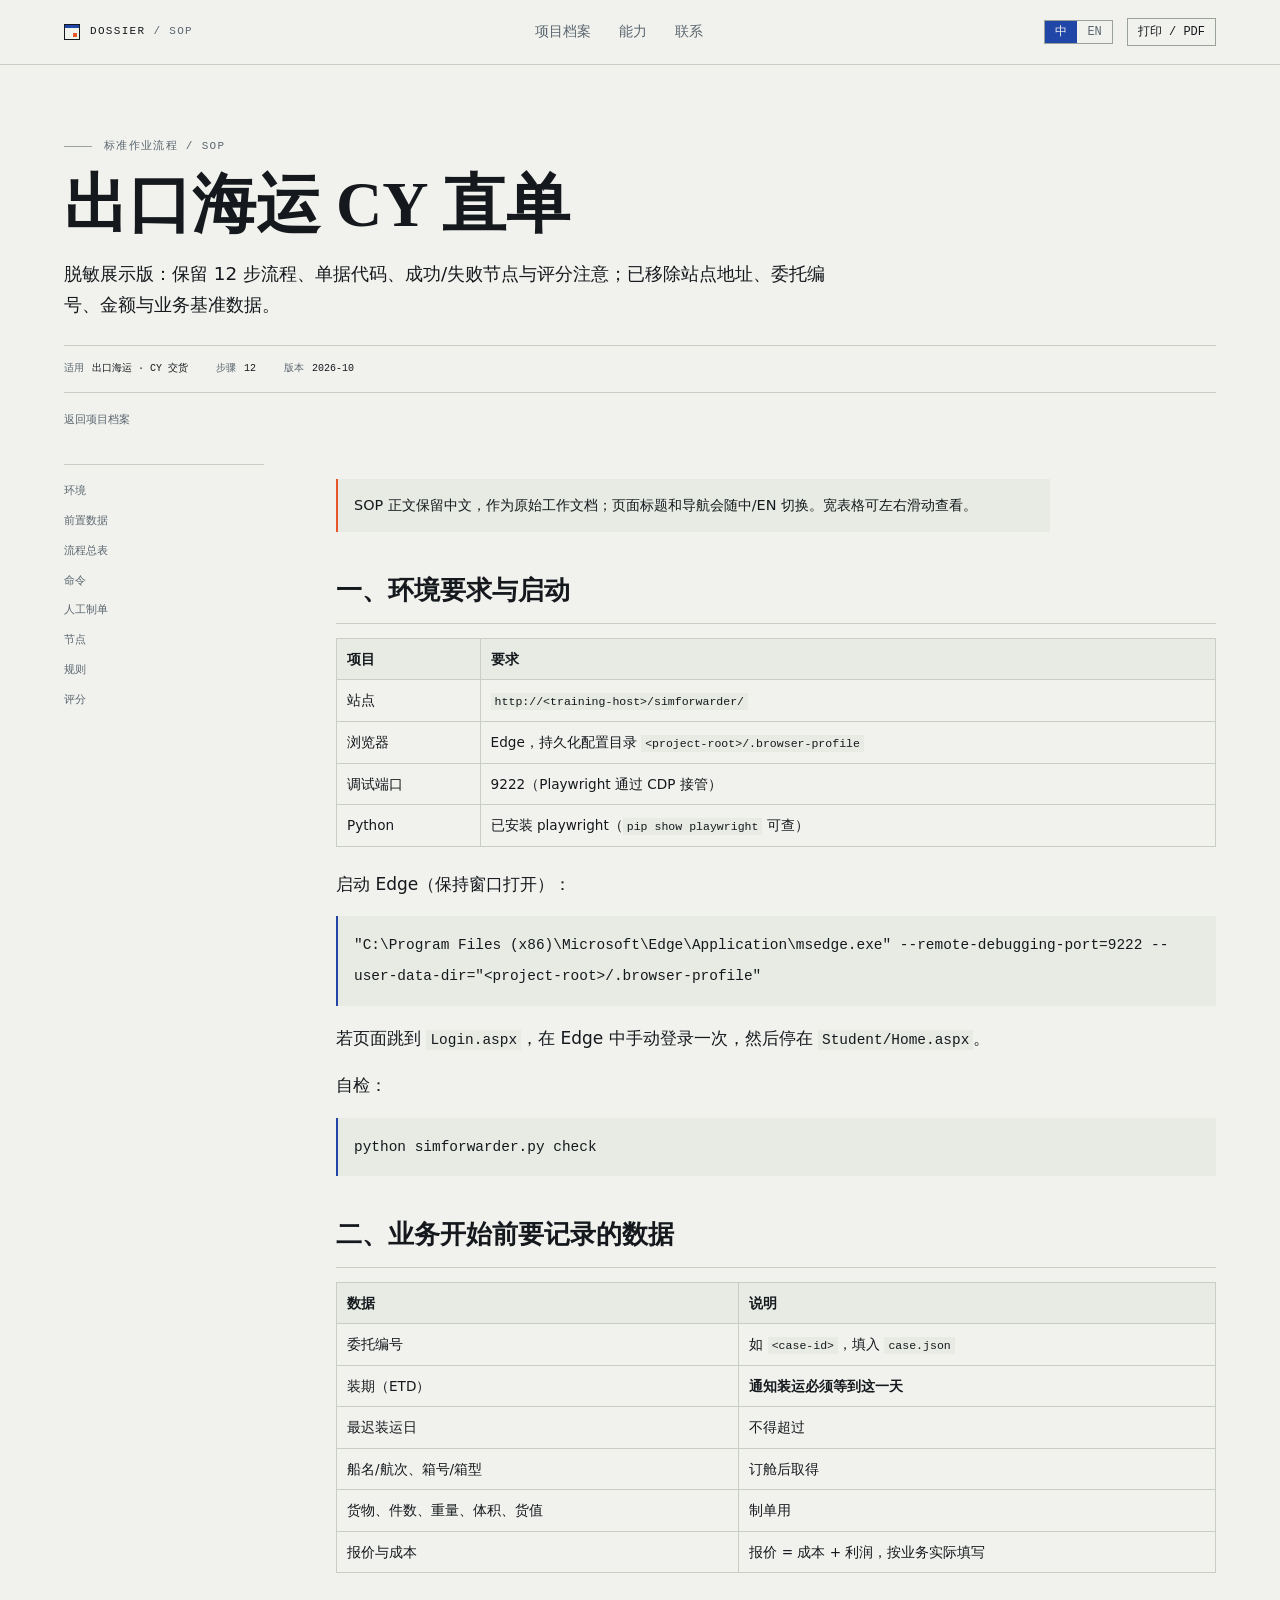
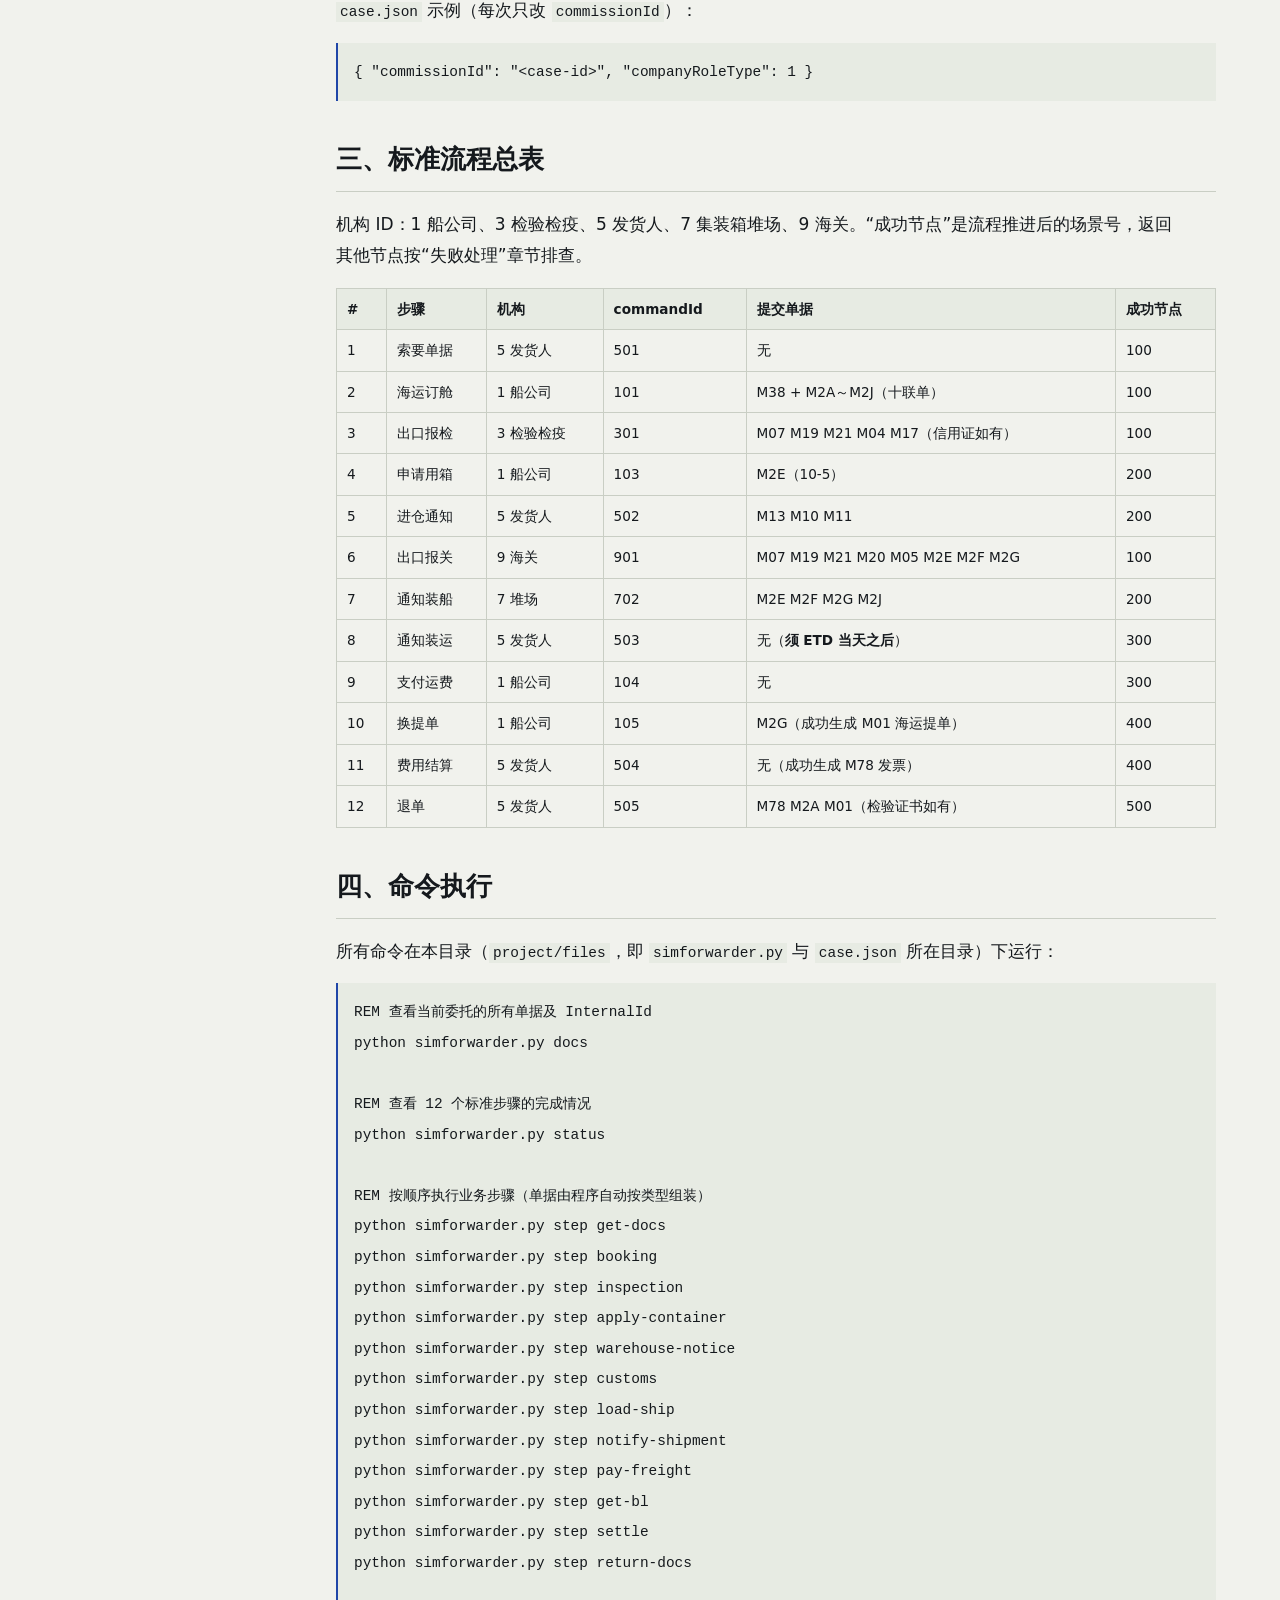
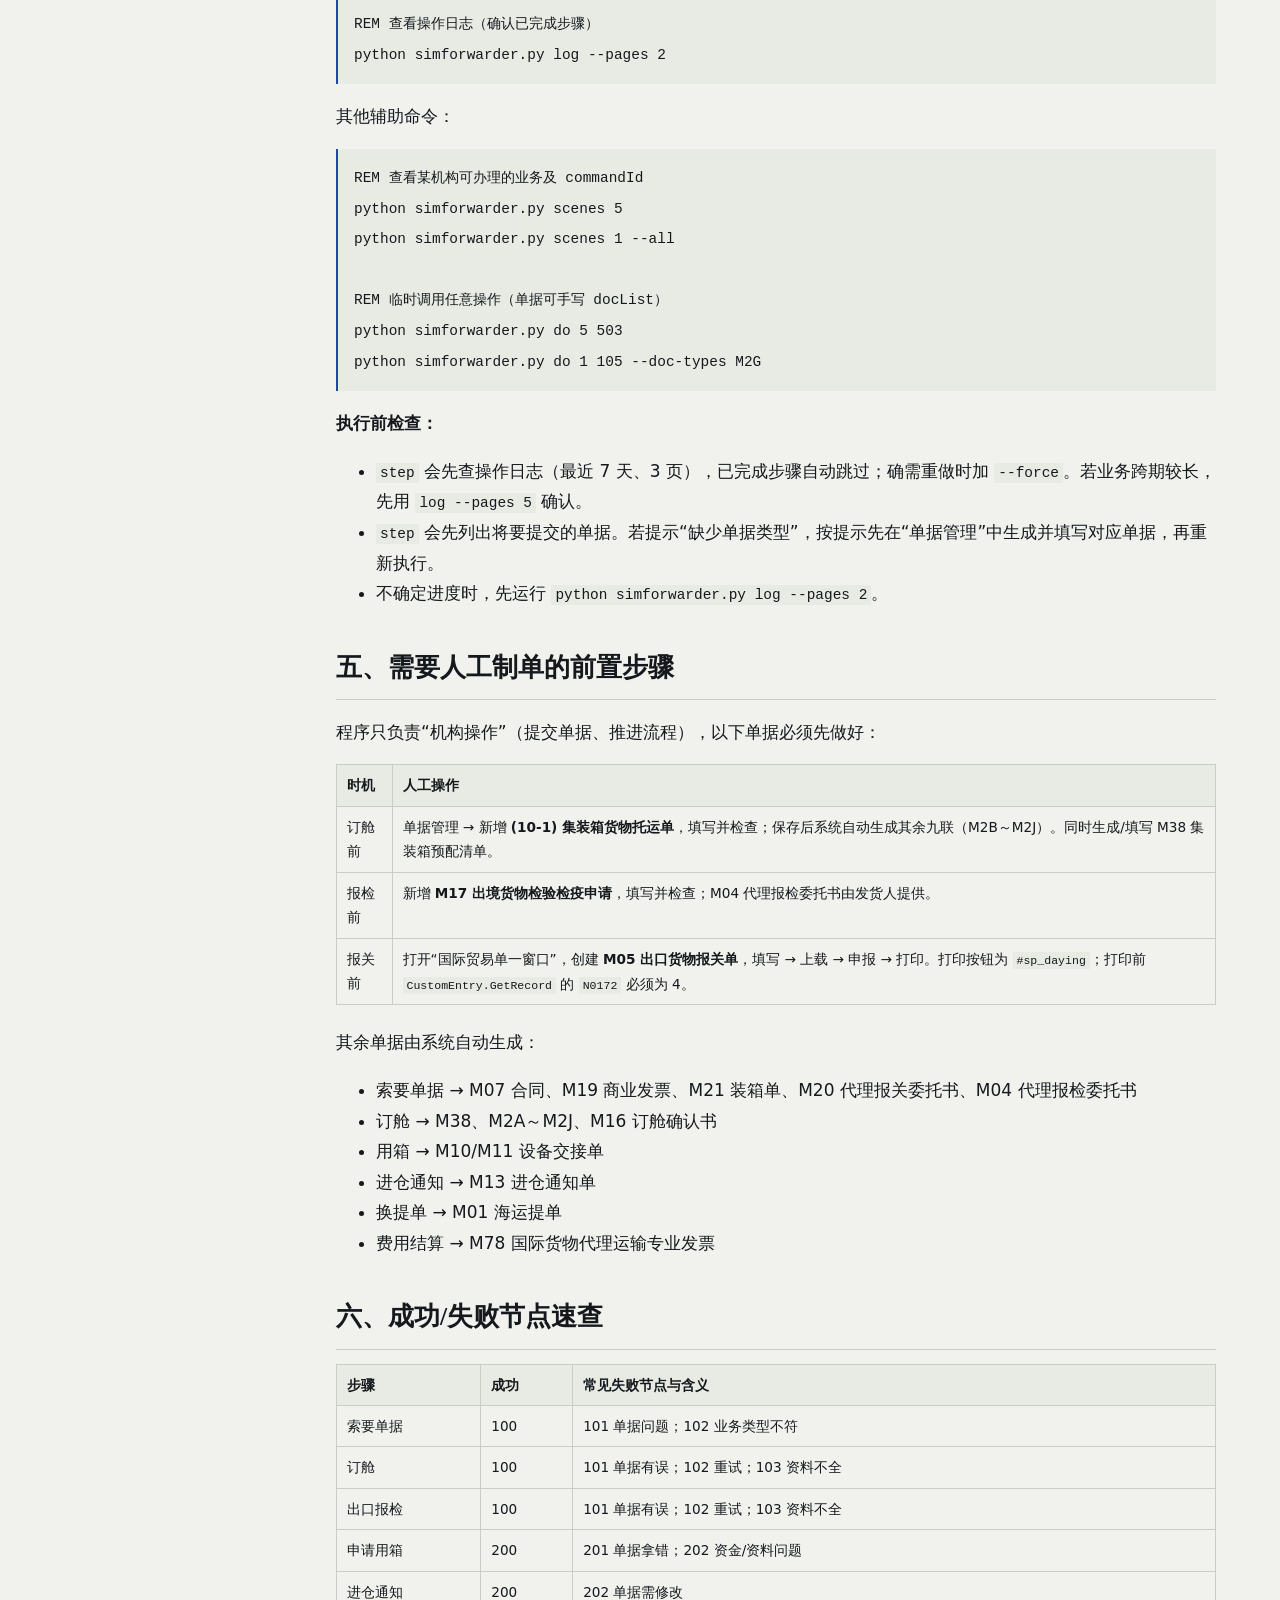
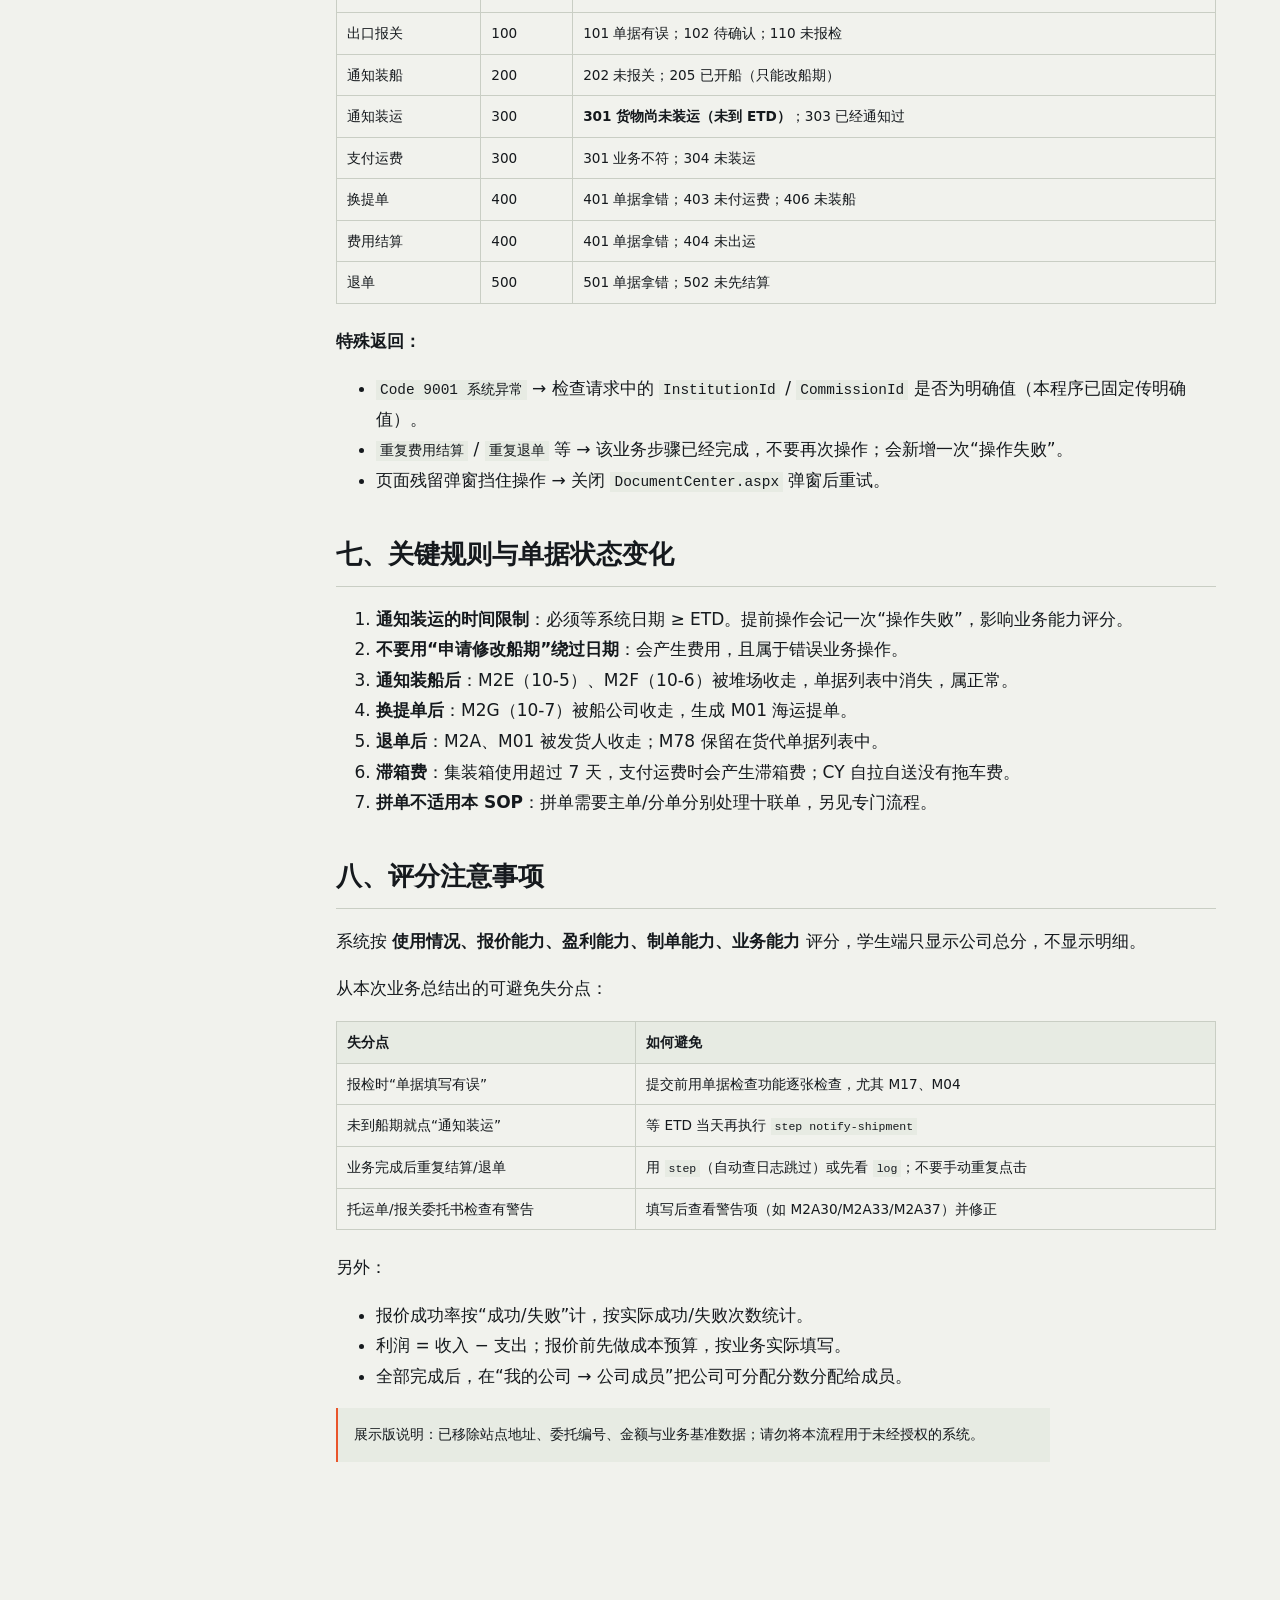
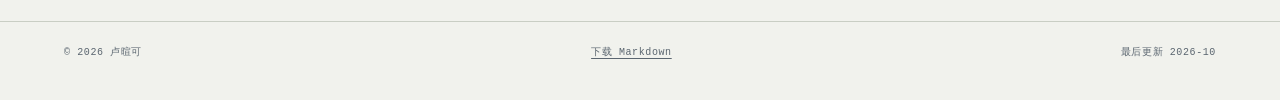
<file: project/sop.html>
<!doctype html>
<html lang="zh-CN" data-lang="zh">
<head>
  <meta charset="utf-8">
  <meta name="viewport" content="width=device-width, initial-scale=1">
  <title>标准作业流程｜出口海运 CY 直单</title>
  <meta name="description" content="出口海运 CY 直单 12 步标准作业流程（脱敏展示版）：环境、单据、命令、成功/失败节点与评分注意。">
  <link rel="icon" href="../assets/favicon.svg" type="image/svg+xml">
  <link rel="stylesheet" href="../styles.css">
  <script>
    (function () {
      try {
        var params = new URLSearchParams(window.location.search);
        var query = params.get("lang");
        var saved = localStorage.getItem("resume.lang");
        var lang = query === "en" || query === "zh" ? query : saved === "en" ? "en" : "zh";
        document.documentElement.setAttribute("data-lang", lang);
        document.documentElement.lang = lang === "en" ? "en" : "zh-CN";
      } catch (error) {
        /* keep the default Chinese */
      }
    })();
  </script>
</head>
<body
  data-title-zh="标准作业流程｜出口海运 CY 直单"
  data-title-en="SOP | Export Sea Freight, CY Direct"
  data-desc-zh="出口海运 CY 直单 12 步标准作业流程（脱敏展示版）：环境、单据、命令、成功/失败节点与评分注意。"
  data-desc-en="A sanitized 12-step SOP for export sea freight, CY direct: environment, documents, commands, success/failure nodes, and scoring notes."
>
  <a class="skip-link" href="#main"><span class="lang-zh">跳到主要内容</span><span class="lang-en">Skip to content</span></a>
  <span id="lang-status" class="visually-hidden" aria-live="polite"></span>

  <header class="site-header">
    <div class="wrap header-inner">
      <a class="brand" href="../index.html" aria-label="Back to resume">
        <span class="brand-mark" aria-hidden="true"></span>
        <span>DOSSIER <span class="brand-year">/ SOP</span></span>
      </a>
      <nav class="site-nav" aria-label="页面导航">
        <a href="index.html"><span class="lang-zh">项目档案</span><span class="lang-en">Project</span></a>
        <a href="../index.html#skills"><span class="lang-zh">能力</span><span class="lang-en">Capabilities</span></a>
        <a href="../index.html#contact"><span class="lang-zh">联系</span><span class="lang-en">Contact</span></a>
      </nav>
      <div class="header-actions">
        <div class="lang-toggle" role="group" aria-label="语言切换 / Language">
          <button type="button" data-lang-btn="zh" aria-pressed="true">中</button>
          <button type="button" data-lang-btn="en" aria-pressed="false">EN</button>
        </div>
        <button class="print-button" type="button" data-print>
          <span class="lang-zh">打印 / PDF</span><span class="lang-en">Print / PDF</span>
        </button>
      </div>
    </div>
  </header>

  <main id="main">
    <section class="page-hero wrap" aria-labelledby="sop-name">
      <p class="doc-label">
        <span class="lang-zh">标准作业流程 / SOP</span><span class="lang-en">Standard operating procedure / SOP</span>
      </p>
      <h1 id="sop-name"><span class="lang-zh">出口海运 CY 直单</span><span class="lang-en">Export sea freight, CY direct</span></h1>
      <p class="page-lede">
        <span class="lang-zh">脱敏展示版：保留 12 步流程、单据代码、成功/失败节点与评分注意；已移除站点地址、委托编号、金额与业务基准数据。</span>
        <span class="lang-en">Sanitized showcase: the 12-step flow, document codes, success/failure nodes, and scoring notes are retained; the site address, case IDs, amounts, and baseline business data have been removed.</span>
      </p>
      <div class="page-meta">
        <span><span class="lang-zh">适用</span><span class="lang-en">Scope</span><strong><span class="lang-zh">出口海运 · CY 交货</span><span class="lang-en">Export sea freight, CY delivery</span></strong></span>
        <span><span class="lang-zh">步骤</span><span class="lang-en">Steps</span><strong>12</strong></span>
        <span><span class="lang-zh">版本</span><span class="lang-en">Version</span><strong>2026-10</strong></span>
      </div>
      <a class="back-link" href="index.html"><span class="lang-zh">返回项目档案</span><span class="lang-en">Back to project dossier</span></a>
    </section>

    <div class="wrap project-layout">
      <nav class="toc" aria-label="本页目录">
        <a href="#environment"><span class="lang-zh">环境</span><span class="lang-en">Environment</span></a>
        <a href="#data"><span class="lang-zh">前置数据</span><span class="lang-en">Preconditions</span></a>
        <a href="#flow"><span class="lang-zh">流程总表</span><span class="lang-en">Flow</span></a>
        <a href="#commands"><span class="lang-zh">命令</span><span class="lang-en">Commands</span></a>
        <a href="#manual"><span class="lang-zh">人工制单</span><span class="lang-en">Manual documents</span></a>
        <a href="#nodes"><span class="lang-zh">节点</span><span class="lang-en">Nodes</span></a>
        <a href="#rules"><span class="lang-zh">规则</span><span class="lang-en">Rules</span></a>
        <a href="#scoring"><span class="lang-zh">评分</span><span class="lang-en">Scoring</span></a>
      </nav>

      <div class="sop-content">
        <p class="sop-note">
          <span class="lang-zh">SOP 正文保留中文，作为原始工作文档；页面标题和导航会随中/EN 切换。宽表格可左右滑动查看。</span>
          <span class="lang-en">The SOP body stays in Chinese as the original working document; page titles and navigation switch between Chinese and English. Wide tables scroll horizontally.</span>
        </p>

        <h2 id="environment"><span class="lang-zh">一、环境要求与启动</span><span class="lang-en">1. Environment and startup</span></h2>
        <div class="table-scroll">
          <table>
            <thead>
              <tr><th><span class="lang-zh">项目</span><span class="lang-en">Item</span></th><th><span class="lang-zh">要求</span><span class="lang-en">Requirement</span></th></tr>
            </thead>
            <tbody>
              <tr><td><span class="lang-zh">站点</span><span class="lang-en">Site</span></td><td><code>http://&lt;training-host&gt;/simforwarder/</code></td></tr>
              <tr><td><span class="lang-zh">浏览器</span><span class="lang-en">Browser</span></td><td>Edge，持久化配置目录 <code>&lt;project-root&gt;/.browser-profile</code></td></tr>
              <tr><td><span class="lang-zh">调试端口</span><span class="lang-en">Debug port</span></td><td>9222（Playwright 通过 CDP 接管）</td></tr>
              <tr><td>Python</td><td>已安装 playwright（<code>pip show playwright</code> 可查）</td></tr>
            </tbody>
          </table>
        </div>
        <p>启动 Edge（保持窗口打开）：</p>
        <pre><code>"C:\Program Files (x86)\Microsoft\Edge\Application\msedge.exe" --remote-debugging-port=9222 --user-data-dir="&lt;project-root&gt;/.browser-profile"</code></pre>
        <p>若页面跳到 <code>Login.aspx</code>，在 Edge 中手动登录一次，然后停在 <code>Student/Home.aspx</code>。</p>
        <p>自检：</p>
        <pre><code>python simforwarder.py check</code></pre>

        <h2 id="data"><span class="lang-zh">二、业务开始前要记录的数据</span><span class="lang-en">2. Data to record before starting</span></h2>
        <div class="table-scroll">
          <table>
            <thead>
              <tr><th><span class="lang-zh">数据</span><span class="lang-en">Data</span></th><th><span class="lang-zh">说明</span><span class="lang-en">Note</span></th></tr>
            </thead>
            <tbody>
              <tr><td><span class="lang-zh">委托编号</span><span class="lang-en">Case ID</span></td><td>如 <code>&lt;case-id&gt;</code>，填入 <code>case.json</code></td></tr>
              <tr><td><span class="lang-zh">装期（ETD）</span><span class="lang-en">ETD</span></td><td><strong>通知装运必须等到这一天</strong></td></tr>
              <tr><td><span class="lang-zh">最迟装运日</span><span class="lang-en">Latest shipment date</span></td><td>不得超过</td></tr>
              <tr><td><span class="lang-zh">船名/航次、箱号/箱型</span><span class="lang-en">Vessel/voyage, container</span></td><td>订舱后取得</td></tr>
              <tr><td><span class="lang-zh">货物、件数、重量、体积、货值</span><span class="lang-en">Cargo, packages, weight, volume, value</span></td><td>制单用</td></tr>
              <tr><td><span class="lang-zh">报价与成本</span><span class="lang-en">Quote and cost</span></td><td>报价 = 成本 + 利润，按业务实际填写</td></tr>
            </tbody>
          </table>
        </div>
        <p><code>case.json</code> 示例（每次只改 <code>commissionId</code>）：</p>
        <pre><code>{ "commissionId": "&lt;case-id&gt;", "companyRoleType": 1 }</code></pre>

        <h2 id="flow"><span class="lang-zh">三、标准流程总表</span><span class="lang-en">3. Standard flow</span></h2>
        <p>机构 ID：1 船公司、3 检验检疫、5 发货人、7 集装箱堆场、9 海关。“成功节点”是流程推进后的场景号，返回其他节点按“失败处理”章节排查。</p>
        <div class="table-scroll">
          <table>
            <thead>
              <tr>
                <th>#</th>
                <th><span class="lang-zh">步骤</span><span class="lang-en">Step</span></th>
                <th><span class="lang-zh">机构</span><span class="lang-en">Institution</span></th>
                <th>commandId</th>
                <th><span class="lang-zh">提交单据</span><span class="lang-en">Documents</span></th>
                <th><span class="lang-zh">成功节点</span><span class="lang-en">Success node</span></th>
              </tr>
            </thead>
            <tbody>
              <tr><td>1</td><td>索要单据</td><td>5 发货人</td><td>501</td><td>无</td><td>100</td></tr>
              <tr><td>2</td><td>海运订舱</td><td>1 船公司</td><td>101</td><td>M38 + M2A～M2J（十联单）</td><td>100</td></tr>
              <tr><td>3</td><td>出口报检</td><td>3 检验检疫</td><td>301</td><td>M07 M19 M21 M04 M17（信用证如有）</td><td>100</td></tr>
              <tr><td>4</td><td>申请用箱</td><td>1 船公司</td><td>103</td><td>M2E（10-5）</td><td>200</td></tr>
              <tr><td>5</td><td>进仓通知</td><td>5 发货人</td><td>502</td><td>M13 M10 M11</td><td>200</td></tr>
              <tr><td>6</td><td>出口报关</td><td>9 海关</td><td>901</td><td>M07 M19 M21 M20 M05 M2E M2F M2G</td><td>100</td></tr>
              <tr><td>7</td><td>通知装船</td><td>7 堆场</td><td>702</td><td>M2E M2F M2G M2J</td><td>200</td></tr>
              <tr><td>8</td><td>通知装运</td><td>5 发货人</td><td>503</td><td>无（<strong>须 ETD 当天之后</strong>）</td><td>300</td></tr>
              <tr><td>9</td><td>支付运费</td><td>1 船公司</td><td>104</td><td>无</td><td>300</td></tr>
              <tr><td>10</td><td>换提单</td><td>1 船公司</td><td>105</td><td>M2G（成功生成 M01 海运提单）</td><td>400</td></tr>
              <tr><td>11</td><td>费用结算</td><td>5 发货人</td><td>504</td><td>无（成功生成 M78 发票）</td><td>400</td></tr>
              <tr><td>12</td><td>退单</td><td>5 发货人</td><td>505</td><td>M78 M2A M01（检验证书如有）</td><td>500</td></tr>
            </tbody>
          </table>
        </div>

        <h2 id="commands"><span class="lang-zh">四、命令执行</span><span class="lang-en">4. Commands</span></h2>
        <p>所有命令在本目录（<code>project/files</code>，即 <code>simforwarder.py</code> 与 <code>case.json</code> 所在目录）下运行：</p>
        <pre><code>REM 查看当前委托的所有单据及 InternalId
python simforwarder.py docs

REM 查看 12 个标准步骤的完成情况
python simforwarder.py status

REM 按顺序执行业务步骤（单据由程序自动按类型组装）
python simforwarder.py step get-docs
python simforwarder.py step booking
python simforwarder.py step inspection
python simforwarder.py step apply-container
python simforwarder.py step warehouse-notice
python simforwarder.py step customs
python simforwarder.py step load-ship
python simforwarder.py step notify-shipment
python simforwarder.py step pay-freight
python simforwarder.py step get-bl
python simforwarder.py step settle
python simforwarder.py step return-docs

REM 查看操作日志（确认已完成步骤）
python simforwarder.py log --pages 2</code></pre>
        <p>其他辅助命令：</p>
        <pre><code>REM 查看某机构可办理的业务及 commandId
python simforwarder.py scenes 5
python simforwarder.py scenes 1 --all

REM 临时调用任意操作（单据可手写 docList）
python simforwarder.py do 5 503
python simforwarder.py do 1 105 --doc-types M2G</code></pre>
        <p><strong>执行前检查：</strong></p>
        <ul>
          <li><code>step</code> 会先查操作日志（最近 7 天、3 页），已完成步骤自动跳过；确需重做时加 <code>--force</code>。若业务跨期较长，先用 <code>log --pages 5</code> 确认。</li>
          <li><code>step</code> 会先列出将要提交的单据。若提示“缺少单据类型”，按提示先在“单据管理”中生成并填写对应单据，再重新执行。</li>
          <li>不确定进度时，先运行 <code>python simforwarder.py log --pages 2</code>。</li>
        </ul>

        <h2 id="manual"><span class="lang-zh">五、需要人工制单的前置步骤</span><span class="lang-en">5. Manual document prerequisites</span></h2>
        <p>程序只负责“机构操作”（提交单据、推进流程），以下单据必须先做好：</p>
        <div class="table-scroll">
          <table>
            <thead>
              <tr><th><span class="lang-zh">时机</span><span class="lang-en">When</span></th><th><span class="lang-zh">人工操作</span><span class="lang-en">Manual action</span></th></tr>
            </thead>
            <tbody>
              <tr><td>订舱前</td><td>单据管理 → 新增 <strong>(10-1) 集装箱货物托运单</strong>，填写并检查；保存后系统自动生成其余九联（M2B～M2J）。同时生成/填写 M38 集装箱预配清单。</td></tr>
              <tr><td>报检前</td><td>新增 <strong>M17 出境货物检验检疫申请</strong>，填写并检查；M04 代理报检委托书由发货人提供。</td></tr>
              <tr><td>报关前</td><td>打开“国际贸易单一窗口”，创建 <strong>M05 出口货物报关单</strong>，填写 → 上载 → 申报 → 打印。打印按钮为 <code>#sp_daying</code>；打印前 <code>CustomEntry.GetRecord</code> 的 <code>N0172</code> 必须为 4。</td></tr>
            </tbody>
          </table>
        </div>
        <p>其余单据由系统自动生成：</p>
        <ul>
          <li>索要单据 → M07 合同、M19 商业发票、M21 装箱单、M20 代理报关委托书、M04 代理报检委托书</li>
          <li>订舱 → M38、M2A～M2J、M16 订舱确认书</li>
          <li>用箱 → M10/M11 设备交接单</li>
          <li>进仓通知 → M13 进仓通知单</li>
          <li>换提单 → M01 海运提单</li>
          <li>费用结算 → M78 国际货物代理运输专业发票</li>
        </ul>

        <h2 id="nodes"><span class="lang-zh">六、成功/失败节点速查</span><span class="lang-en">6. Success and failure nodes</span></h2>
        <div class="table-scroll">
          <table>
            <thead>
              <tr><th><span class="lang-zh">步骤</span><span class="lang-en">Step</span></th><th><span class="lang-zh">成功</span><span class="lang-en">Success</span></th><th><span class="lang-zh">常见失败节点与含义</span><span class="lang-en">Common failure nodes</span></th></tr>
            </thead>
            <tbody>
              <tr><td>索要单据</td><td>100</td><td>101 单据问题；102 业务类型不符</td></tr>
              <tr><td>订舱</td><td>100</td><td>101 单据有误；102 重试；103 资料不全</td></tr>
              <tr><td>出口报检</td><td>100</td><td>101 单据有误；102 重试；103 资料不全</td></tr>
              <tr><td>申请用箱</td><td>200</td><td>201 单据拿错；202 资金/资料问题</td></tr>
              <tr><td>进仓通知</td><td>200</td><td>202 单据需修改</td></tr>
              <tr><td>出口报关</td><td>100</td><td>101 单据有误；102 待确认；110 未报检</td></tr>
              <tr><td>通知装船</td><td>200</td><td>202 未报关；205 已开船（只能改船期）</td></tr>
              <tr><td>通知装运</td><td>300</td><td><strong>301 货物尚未装运（未到 ETD）</strong>；303 已经通知过</td></tr>
              <tr><td>支付运费</td><td>300</td><td>301 业务不符；304 未装运</td></tr>
              <tr><td>换提单</td><td>400</td><td>401 单据拿错；403 未付运费；406 未装船</td></tr>
              <tr><td>费用结算</td><td>400</td><td>401 单据拿错；404 未出运</td></tr>
              <tr><td>退单</td><td>500</td><td>501 单据拿错；502 未先结算</td></tr>
            </tbody>
          </table>
        </div>
        <p><strong>特殊返回：</strong></p>
        <ul>
          <li><code>Code 9001 系统异常</code> → 检查请求中的 <code>InstitutionId</code> / <code>CommissionId</code> 是否为明确值（本程序已固定传明确值）。</li>
          <li><code>重复费用结算</code> / <code>重复退单</code> 等 → 该业务步骤已经完成，不要再次操作；会新增一次“操作失败”。</li>
          <li>页面残留弹窗挡住操作 → 关闭 <code>DocumentCenter.aspx</code> 弹窗后重试。</li>
        </ul>

        <h2 id="rules"><span class="lang-zh">七、关键规则与单据状态变化</span><span class="lang-en">7. Key rules and document state changes</span></h2>
        <ol>
          <li><strong>通知装运的时间限制</strong>：必须等系统日期 ≥ ETD。提前操作会记一次“操作失败”，影响业务能力评分。</li>
          <li><strong>不要用“申请修改船期”绕过日期</strong>：会产生费用，且属于错误业务操作。</li>
          <li><strong>通知装船后</strong>：M2E（10-5）、M2F（10-6）被堆场收走，单据列表中消失，属正常。</li>
          <li><strong>换提单后</strong>：M2G（10-7）被船公司收走，生成 M01 海运提单。</li>
          <li><strong>退单后</strong>：M2A、M01 被发货人收走；M78 保留在货代单据列表中。</li>
          <li><strong>滞箱费</strong>：集装箱使用超过 7 天，支付运费时会产生滞箱费；CY 自拉自送没有拖车费。</li>
          <li><strong>拼单不适用本 SOP</strong>：拼单需要主单/分单分别处理十联单，另见专门流程。</li>
        </ol>

        <h2 id="scoring"><span class="lang-zh">八、评分注意事项</span><span class="lang-en">8. Scoring notes</span></h2>
        <p>系统按 <strong>使用情况、报价能力、盈利能力、制单能力、业务能力</strong> 评分，学生端只显示公司总分，不显示明细。</p>
        <p>从本次业务总结出的可避免失分点：</p>
        <div class="table-scroll">
          <table>
            <thead>
              <tr><th><span class="lang-zh">失分点</span><span class="lang-en">Risk</span></th><th><span class="lang-zh">如何避免</span><span class="lang-en">How to avoid</span></th></tr>
            </thead>
            <tbody>
              <tr><td>报检时“单据填写有误”</td><td>提交前用单据检查功能逐张检查，尤其 M17、M04</td></tr>
              <tr><td>未到船期就点“通知装运”</td><td>等 ETD 当天再执行 <code>step notify-shipment</code></td></tr>
              <tr><td>业务完成后重复结算/退单</td><td>用 <code>step</code>（自动查日志跳过）或先看 <code>log</code>；不要手动重复点击</td></tr>
              <tr><td>托运单/报关委托书检查有警告</td><td>填写后查看警告项（如 M2A30/M2A33/M2A37）并修正</td></tr>
            </tbody>
          </table>
        </div>
        <p>另外：</p>
        <ul>
          <li>报价成功率按“成功/失败”计，按实际成功/失败次数统计。</li>
          <li>利润 = 收入 − 支出；报价前先做成本预算，按业务实际填写。</li>
          <li>全部完成后，在“我的公司 → 公司成员”把公司可分配分数分配给成员。</li>
        </ul>

        <p class="sop-note">
          <span class="lang-zh">展示版说明：已移除站点地址、委托编号、金额与业务基准数据；请勿将本流程用于未经授权的系统。</span>
          <span class="lang-en">Showcase note: the site address, case IDs, amounts, and baseline business data have been removed. Do not use this procedure against systems you are not authorized to access.</span>
        </p>
      </div>
    </div>
  </main>

  <footer class="site-footer">
    <div class="wrap footer-inner">
      <span>© 2026 <span class="lang-zh">卢暄可</span><span class="lang-en">Xuanke Lu</span></span>
      <a href="files/SOP-出口海运CY直单.md"><span class="lang-zh">下载 Markdown</span><span class="lang-en">Download Markdown</span></a>
      <span><span class="lang-zh">最后更新 2026-10</span><span class="lang-en">Last updated 2026-10</span></span>
    </div>
  </footer>

  <script src="../app.js" defer></script>
</body>
</html>
</file>
<file: styles.css>
/* ============================================================
   Operations dossier — resume site
   Paper, ink, cobalt, signal. System fonts only.
   ============================================================ */

:root {
  --paper: #f1f2ed;
  --paper-deep: #e7ebe3;
  --paper-raised: #f7f8f4;
  --ink: #15191d;
  --ink-soft: #2a3138;
  --muted: #5b6670;
  --line: #c9cec4;
  --line-strong: #9aa39a;
  --cobalt: #2046a8;
  --cobalt-wash: #e8edf7;
  --signal: #e9552b;
  --signal-ink: #b23a17;

  --font-display: "Songti SC", "STSong", "SimSun", "Source Han Serif SC",
    "Noto Serif CJK SC", Georgia, serif;
  --font-sans: "Segoe UI", "PingFang SC", "Microsoft YaHei", "Hiragino Sans GB",
    system-ui, -apple-system, sans-serif;
  --font-mono: "Consolas", "SFMono-Regular", "Menlo", "Cascadia Mono", monospace;
  --font-latin-display: "Bahnschrift", "DIN Alternate", "Arial Narrow",
    "Helvetica Neue", sans-serif;

  --wrap: 1180px;
  --gutter: clamp(20px, 5vw, 64px);
  --section-y: clamp(48px, 7vw, 92px);
}

*,
*::before,
*::after {
  box-sizing: border-box;
}

html {
  scroll-behavior: smooth;
}

@media (prefers-reduced-motion: reduce) {
  html {
    scroll-behavior: auto;
  }
}

body {
  margin: 0;
  background: var(--paper);
  color: var(--ink);
  font-family: var(--font-sans);
  font-size: 17px;
  line-height: 1.8;
  overflow-wrap: break-word;
  -webkit-font-smoothing: antialiased;
  text-rendering: optimizeLegibility;
}

img,
svg {
  display: block;
  max-width: 100%;
}

a {
  color: inherit;
  text-decoration-thickness: 1px;
  text-underline-offset: 3px;
}

button {
  font: inherit;
  cursor: pointer;
}

::selection {
  background: var(--cobalt);
  color: var(--paper);
}

:focus-visible {
  outline: 2px solid var(--cobalt);
  outline-offset: 3px;
}

/* Bilingual visibility: Chinese is the default and works without JS. */
html[data-lang="zh"] .lang-en {
  display: none !important;
}

html[data-lang="en"] .lang-zh {
  display: none !important;
}

.skip-link {
  position: absolute;
  left: 16px;
  top: -100px;
  z-index: 100;
  padding: 10px 14px;
  background: var(--ink);
  color: var(--paper);
  font-family: var(--font-mono);
  font-size: 12px;
}

.skip-link:focus {
  top: 12px;
}

.visually-hidden {
  position: absolute;
  width: 1px;
  height: 1px;
  padding: 0;
  margin: -1px;
  overflow: hidden;
  clip: rect(0 0 0 0);
  white-space: nowrap;
  border: 0;
}

[hidden] {
  display: none !important;
}

.wrap {
  width: min(100% - 2 * var(--gutter), var(--wrap));
  margin-inline: auto;
}

/* ------------------------------------------------------------ header */

.site-header {
  position: sticky;
  top: 0;
  z-index: 50;
  background: var(--paper);
  border-bottom: 1px solid var(--line);
}

.header-inner {
  display: grid;
  grid-template-columns: auto 1fr auto;
  align-items: center;
  gap: 24px;
  min-height: 64px;
}

.brand {
  display: inline-flex;
  align-items: center;
  gap: 10px;
  color: var(--ink);
  font-family: var(--font-mono);
  font-size: 11px;
  letter-spacing: 0.12em;
  text-decoration: none;
}

.brand-mark {
  position: relative;
  display: inline-block;
  width: 16px;
  height: 16px;
  border: 1px solid var(--ink);
}

.brand-mark::before {
  content: "";
  position: absolute;
  inset: 0 0 auto 0;
  height: 3px;
  background: var(--cobalt);
}

.brand-mark::after {
  content: "";
  position: absolute;
  right: 2px;
  bottom: 2px;
  width: 4px;
  height: 4px;
  background: var(--signal);
}

.brand-year {
  color: var(--muted);
}

.site-nav {
  display: flex;
  justify-content: center;
  gap: 28px;
}

.site-nav a {
  padding: 6px 0;
  border-bottom: 1px solid transparent;
  color: var(--muted);
  font-size: 14px;
  text-decoration: none;
}

.site-nav a:hover {
  border-color: var(--ink);
  color: var(--ink);
}

.header-actions {
  display: flex;
  align-items: center;
  gap: 14px;
}

.lang-toggle {
  display: inline-flex;
  border: 1px solid var(--line-strong);
}

.lang-toggle button {
  padding: 5px 10px;
  border: 0;
  background: transparent;
  color: var(--muted);
  font-family: var(--font-mono);
  font-size: 12px;
  line-height: 1;
}

.lang-toggle button[aria-pressed="true"] {
  background: var(--cobalt);
  color: var(--paper);
}

.print-button {
  padding: 5px 10px;
  border: 1px solid var(--line-strong);
  background: transparent;
  color: var(--ink);
  font-family: var(--font-mono);
  font-size: 12px;
  line-height: 1.4;
}

.print-button:hover {
  border-color: var(--ink);
  background: var(--ink);
  color: var(--paper);
}

/* ------------------------------------------------------------ hero */

.hero {
  padding: clamp(40px, 7vw, 88px) 0 clamp(36px, 5vw, 64px);
}

.hero-grid {
  display: grid;
  grid-template-columns: minmax(0, 1.15fr) minmax(340px, 0.85fr);
  gap: clamp(32px, 6vw, 80px);
  align-items: start;
}

.doc-label {
  display: flex;
  align-items: center;
  gap: 12px;
  margin: 0;
  color: var(--muted);
  font-family: var(--font-mono);
  font-size: 11px;
  letter-spacing: 0.12em;
}

.doc-label::before {
  content: "";
  width: 28px;
  height: 1px;
  background: var(--line-strong);
}

.hero-name {
  margin: 18px 0 0;
  font-family: var(--font-display);
  font-size: clamp(2.4rem, 4.2vw, 3.8rem);
  font-weight: 500;
  letter-spacing: -0.02em;
  line-height: 1;
}

html[data-lang="en"] .hero-name {
  font-family: var(--font-latin-display);
  font-weight: 500;
  letter-spacing: -0.01em;
}

.hero-role {
  margin: 18px 0 0;
  color: var(--cobalt);
  font-size: 1.2rem;
  font-weight: 600;
}

.hero-role span {
  display: block;
}

.hero-statement {
  max-width: 30rem;
  margin: 22px 0 0;
  font-size: 1.25rem;
  line-height: 1.65;
}

.field-grid {
  display: grid;
  grid-template-columns: 1fr 1fr;
  gap: 0 32px;
  margin: 40px 0 0;
}

.field {
  padding: 10px 0 14px;
  border-top: 1px solid var(--line);
}

.field dt {
  color: var(--muted);
  font-family: var(--font-mono);
  font-size: 10px;
  letter-spacing: 0.08em;
}

.field dd {
  margin: 4px 0 0;
  font-size: 14px;
  line-height: 1.6;
}

.field a {
  border-bottom: 1px solid var(--line-strong);
  overflow-wrap: anywhere;
  text-decoration: none;
}

.field a:hover {
  border-color: var(--cobalt);
  color: var(--cobalt);
}

.hero-route {
  position: relative;
  min-height: 420px;
  padding-left: clamp(24px, 4vw, 48px);
  border-left: 1px solid var(--line);
}

.hero-record {
  min-width: 0;
  padding-left: clamp(24px, 4vw, 48px);
  border-left: 1px solid var(--line);
}

.record-label {
  display: flex;
  align-items: center;
  gap: 10px;
  margin: 0 0 8px;
  color: var(--muted);
  font-family: var(--font-mono);
  font-size: 10px;
  letter-spacing: 0.1em;
}

.record-label::before {
  content: "";
  width: 6px;
  height: 6px;
  background: var(--cobalt);
}

.hero-record .field-grid {
  grid-template-columns: 1fr;
  gap: 0;
  margin: 0;
}

.hero-record .field {
  padding: 12px 0 14px;
}

.stamp {
  position: absolute;
  top: 0;
  right: 0;
  display: inline-flex;
  flex-direction: column;
  align-items: center;
  gap: 2px;
  padding: 8px 12px;
  border: 1.5px solid var(--signal);
  color: var(--signal-ink);
  font-family: var(--font-mono);
  font-size: 10px;
  letter-spacing: 0.1em;
  line-height: 1.3;
}

.route-map {
  width: 100%;
  max-width: 520px;
  height: auto;
  margin-top: 34px;
  color: var(--cobalt);
}

.route-kicker {
  fill: var(--muted);
  font-family: var(--font-mono);
  font-size: 10px;
  letter-spacing: 0.12em;
}

.route-line {
  stroke: var(--cobalt);
  stroke-width: 2;
}

.route-node circle {
  fill: var(--paper);
  stroke: var(--cobalt);
  stroke-width: 2;
}

.route-node .node-title,
.route-end .node-title {
  fill: var(--ink);
  font-family: var(--font-sans);
  font-size: 15px;
  font-weight: 600;
}

.route-node .node-meta,
.route-end .node-meta {
  fill: var(--muted);
  font-family: var(--font-mono);
  font-size: 11px;
}

.route-node .node-code {
  fill: var(--muted);
  font-family: var(--font-mono);
  font-size: 10px;
  text-anchor: end;
}

.route-end circle {
  fill: var(--signal);
}

.route-caption {
  margin: 8px 0 0;
  color: var(--muted);
  font-family: var(--font-mono);
  font-size: 10px;
  letter-spacing: 0.08em;
}

@keyframes route-draw {
  to {
    stroke-dashoffset: 0;
  }
}

@keyframes node-in {
  from {
    opacity: 0;
    transform: translateY(4px);
  }
  to {
    opacity: 1;
    transform: translateY(0);
  }
}

@media (prefers-reduced-motion: no-preference) {
  .route-line {
    stroke-dasharray: 1;
    stroke-dashoffset: 1;
    animation: route-draw 1s cubic-bezier(0.2, 0.7, 0.2, 1) 200ms forwards;
  }

  .route-node,
  .route-end {
    opacity: 0;
    animation: node-in 420ms ease forwards;
    animation-delay: calc(450ms + var(--d, 0ms));
  }
}

@media (prefers-reduced-motion: reduce) {
  .route-line {
    stroke-dasharray: none;
    stroke-dashoffset: 0;
  }

  .route-node,
  .route-end {
    opacity: 1;
  }
}

/* ------------------------------------------------------------ manifest */

.manifest {
  margin-top: clamp(40px, 6vw, 72px);
  border-top: 2px solid var(--ink);
  border-bottom: 1px solid var(--line);
}

.manifest-inner {
  display: grid;
  grid-template-columns: repeat(4, 1fr);
}

.metric {
  padding: 22px 0 20px clamp(16px, 3vw, 32px);
  border-left: 1px solid var(--line);
}

.metric:first-child {
  padding-left: 0;
  border-left: 0;
}

.metric-value {
  display: block;
  font-family: var(--font-display);
  font-size: clamp(2rem, 4vw, 3.1rem);
  font-variant-numeric: tabular-nums;
  line-height: 1;
}

html[data-lang="en"] .metric-value {
  font-family: var(--font-latin-display);
}

.metric-label {
  display: block;
  margin-top: 10px;
  color: var(--muted);
  font-family: var(--font-mono);
  font-size: 10px;
  letter-spacing: 0.06em;
  line-height: 1.5;
}

/* ------------------------------------------------------------ sections */

.section {
  display: grid;
  grid-template-columns: minmax(180px, 220px) minmax(0, 1fr);
  gap: clamp(32px, 6vw, 80px);
  padding: var(--section-y) 0;
  border-top: 1px solid var(--line);
}

.section-rail {
  align-self: start;
}

.rail-label {
  display: flex;
  align-items: center;
  gap: 10px;
  margin: 0;
  color: var(--muted);
  font-family: var(--font-mono);
  font-size: 10px;
  letter-spacing: 0.1em;
}

.rail-label::before {
  content: "";
  width: 6px;
  height: 6px;
  background: var(--cobalt);
}

.section-title {
  margin: 14px 0 0;
  font-family: var(--font-display);
  font-size: clamp(1.5rem, 2.2vw, 2rem);
  font-weight: 600;
  line-height: 1.2;
}

html[data-lang="en"] .section-title {
  font-family: var(--font-latin-display);
  font-weight: 500;
}

.rail-meta {
  margin: 10px 0 0;
  color: var(--muted);
  font-family: var(--font-mono);
  font-size: 10px;
  line-height: 1.6;
}

.section-body,
.hero-main,
.hero-route,
.project-content,
.sop-content,
.memo,
.figure {
  min-width: 0;
}

.section-body p {
  max-width: 66ch;
  margin: 0 0 1.1em;
}

.section-body p:last-child {
  margin-bottom: 0;
}

.lede {
  font-size: 1.2rem;
  line-height: 1.7;
}

html[data-lang="en"] .lede {
  line-height: 1.6;
}

.pullquote {
  max-width: 54ch;
  margin: 0 0 28px;
  padding-left: 20px;
  border-left: 2px solid var(--cobalt);
}

.pullquote p {
  margin: 0;
  font-family: var(--font-display);
  font-size: 1.35rem;
  line-height: 1.55;
}

html[data-lang="en"] .pullquote p {
  font-family: var(--font-latin-display);
}

/* ------------------------------------------------------------ project */

.project-grid {
  display: grid;
  grid-template-columns: minmax(0, 1.2fr) minmax(260px, 0.8fr);
  gap: clamp(32px, 5vw, 64px);
  margin-top: 32px;
}

.project-main h3 {
  margin: 28px 0 8px;
  font-size: 0.95rem;
  font-weight: 700;
}

.project-main h3:first-child {
  margin-top: 0;
}

.project-main p {
  max-width: 60ch;
}

.spec-table {
  border-top: 2px solid var(--ink);
}

.spec-table > h3 {
  margin: 10px 0 4px;
  font-size: 0.95rem;
  font-weight: 700;
}

.spec-row {
  display: grid;
  grid-template-columns: 1fr auto;
  gap: 16px;
  padding: 10px 0;
  border-bottom: 1px solid var(--line);
}

.spec-row dt {
  color: var(--muted);
  font-family: var(--font-mono);
  font-size: 10px;
  letter-spacing: 0.06em;
  line-height: 1.5;
}

.spec-row dd {
  margin: 0;
  font-size: 13px;
  line-height: 1.5;
  text-align: right;
}

.doc-link {
  display: inline-flex;
  align-items: center;
  gap: 10px;
  margin-top: 28px;
  padding: 11px 16px;
  border: 1px solid var(--ink);
  font-size: 14px;
  font-weight: 600;
  text-decoration: none;
}

.doc-link::before {
  content: "";
  width: 6px;
  height: 6px;
  background: var(--cobalt);
}

.doc-link:hover {
  border-color: var(--cobalt);
  background: var(--cobalt);
  color: var(--paper);
}

.doc-link:hover::before {
  background: var(--paper);
}

/* ------------------------------------------------------------ skills */

.skill-list {
  border-top: 1px solid var(--line);
}

.skill-row {
  display: grid;
  grid-template-columns: minmax(160px, 220px) minmax(0, 1fr);
  gap: 24px;
  padding: 18px 0;
  border-bottom: 1px solid var(--line);
}

.skill-row h3 {
  margin: 0;
  font-size: 0.95rem;
  font-weight: 700;
}

.skill-row p {
  margin: 0;
  color: var(--muted);
  font-size: 0.95rem;
}

.honest-note {
  margin-top: 24px;
  padding: 16px 18px;
  border-left: 2px solid var(--signal);
  background: var(--paper-deep);
  color: var(--ink-soft);
  font-size: 0.9rem;
}

.honest-note strong {
  display: block;
  margin-bottom: 4px;
  color: var(--signal-ink);
  font-family: var(--font-mono);
  font-size: 10px;
  font-weight: 400;
  letter-spacing: 0.08em;
}

/* ------------------------------------------------------------ request */

.memo {
  padding: clamp(22px, 3vw, 32px);
  border-left: 3px solid var(--cobalt);
  background: var(--paper-deep);
}

.memo-kicker {
  margin: 0 0 10px;
  color: var(--muted);
  font-family: var(--font-mono);
  font-size: 10px;
  letter-spacing: 0.1em;
}

.memo-text {
  max-width: 40ch;
  margin: 0;
  font-family: var(--font-display);
  font-size: clamp(1.2rem, 2vw, 1.55rem);
  line-height: 1.55;
}

html[data-lang="en"] .memo-text {
  font-family: var(--font-latin-display);
}

.memo-goals {
  display: grid;
  grid-template-columns: repeat(3, 1fr);
  gap: 18px;
  margin: 24px 0 0;
  padding: 0;
  list-style: none;
}

.memo-goals li {
  padding-top: 10px;
  border-top: 1px solid var(--line-strong);
  color: var(--ink-soft);
  font-size: 0.9rem;
}

/* ------------------------------------------------------------ education */

.edu-row {
  display: flex;
  flex-wrap: wrap;
  gap: 12px 28px;
  padding-top: 14px;
  border-top: 1px solid var(--line);
}

.edu-row span {
  font-size: 0.95rem;
}

/* ------------------------------------------------------------ contact */

.contact-grid {
  display: grid;
  grid-template-columns: minmax(0, 1fr) auto;
  gap: 24px;
  align-items: end;
  padding-top: 24px;
  border-top: 1px solid var(--line);
}

.contact-email {
  border-bottom: 2px solid var(--ink);
  font-family: var(--font-display);
  font-size: clamp(1.4rem, 3vw, 2.2rem);
  line-height: 1.2;
  overflow-wrap: anywhere;
  text-decoration: none;
}

html[data-lang="en"] .contact-email {
  font-family: var(--font-latin-display);
}

.contact-email:hover {
  border-color: var(--cobalt);
  color: var(--cobalt);
}

.contact-meta {
  display: flex;
  flex-direction: column;
  gap: 6px;
  color: var(--muted);
  font-family: var(--font-mono);
  font-size: 11px;
  text-align: right;
}

.contact-meta a {
  border-bottom: 1px solid var(--line-strong);
  text-decoration: none;
}

.contact-meta a:hover {
  border-color: var(--cobalt);
  color: var(--cobalt);
}

/* ------------------------------------------------------------ footer */

.site-footer {
  padding: 22px 0 40px;
  border-top: 1px solid var(--line);
}

.footer-inner {
  display: flex;
  justify-content: space-between;
  gap: 16px;
  color: var(--muted);
  font-family: var(--font-mono);
  font-size: 10px;
  letter-spacing: 0.06em;
}

/* ============================================================
   Project page
   ============================================================ */

.page-hero {
  padding: clamp(40px, 6vw, 72px) 0 32px;
}

.page-hero h1 {
  margin: 14px 0 0;
  font-family: var(--font-display);
  font-size: clamp(2.2rem, 5vw, 4rem);
  font-weight: 600;
  line-height: 1.05;
}

html[data-lang="en"] .page-hero h1 {
  font-family: var(--font-latin-display);
  font-weight: 500;
}

.page-lede {
  max-width: 68ch;
  margin: 20px 0 0;
  font-size: 1.15rem;
  line-height: 1.7;
}

.page-meta {
  display: flex;
  flex-wrap: wrap;
  gap: 10px 28px;
  margin: 24px 0 0;
  padding: 14px 0;
  border-top: 1px solid var(--line);
  border-bottom: 1px solid var(--line);
  color: var(--muted);
  font-family: var(--font-mono);
  font-size: 10px;
}

.page-meta span {
  display: inline-flex;
  gap: 8px;
}

.page-meta strong {
  color: var(--ink);
  font-weight: 400;
}

.back-link {
  display: inline-flex;
  align-items: center;
  gap: 8px;
  margin-top: 18px;
  color: var(--muted);
  font-family: var(--font-mono);
  font-size: 11px;
  text-decoration: none;
}

.back-link:hover {
  color: var(--cobalt);
}

.project-layout {
  display: grid;
  grid-template-columns: 200px minmax(0, 1fr);
  gap: clamp(32px, 6vw, 72px);
  padding-bottom: 72px;
}

.toc {
  position: sticky;
  top: 92px;
  align-self: start;
  padding-top: 12px;
  border-top: 1px solid var(--line);
}

.toc a {
  display: block;
  padding: 5px 0;
  color: var(--muted);
  font-family: var(--font-mono);
  font-size: 11px;
  text-decoration: none;
}

.toc a:hover {
  color: var(--cobalt);
}

.project-content section {
  padding: 0 0 40px;
  margin: 0 0 40px;
  border-bottom: 1px solid var(--line);
}

.project-content section:last-child {
  margin-bottom: 0;
  border-bottom: 0;
}

.project-content h2 {
  margin: 0 0 14px;
  font-family: var(--font-display);
  font-size: clamp(1.5rem, 2.4vw, 2rem);
  font-weight: 600;
}

html[data-lang="en"] .project-content h2 {
  font-family: var(--font-latin-display);
  font-weight: 500;
}

.project-content h3 {
  margin: 24px 0 8px;
  font-size: 1rem;
}

.project-content p {
  max-width: 68ch;
}

.project-content ul {
  max-width: 68ch;
  padding-left: 1.2em;
}

.project-content li {
  margin-bottom: 0.5em;
}

.figure {
  margin: 24px 0 0;
}

.figure img {
  width: 100%;
  height: auto;
  border: 1px solid var(--line);
  background: var(--paper-raised);
}

.figure figcaption {
  margin-top: 8px;
  color: var(--muted);
  font-family: var(--font-mono);
  font-size: 10px;
}

.figure-hint {
  display: none;
  margin: 8px 0 0;
  color: var(--muted);
  font-family: var(--font-mono);
  font-size: 10px;
}

.callout {
  max-width: 68ch;
  padding: 16px 18px;
  border-left: 2px solid var(--cobalt);
  background: var(--cobalt-wash);
  font-size: 0.95rem;
}

.callout strong {
  display: block;
  margin-bottom: 4px;
  color: var(--cobalt);
  font-family: var(--font-mono);
  font-size: 10px;
  font-weight: 400;
  letter-spacing: 0.08em;
}

.stat-grid {
  display: grid;
  grid-template-columns: repeat(2, 1fr);
  margin: 18px 0 0;
  border-top: 1px solid var(--line);
  border-left: 1px solid var(--line);
}

.stat {
  padding: 16px;
  border-right: 1px solid var(--line);
  border-bottom: 1px solid var(--line);
}

.stat b {
  display: block;
  font-family: var(--font-display);
  font-size: 1.9rem;
  font-weight: 600;
  line-height: 1;
}

html[data-lang="en"] .stat b {
  font-family: var(--font-latin-display);
  font-weight: 500;
}

.stat span {
  display: block;
  margin-top: 6px;
  color: var(--muted);
  font-family: var(--font-mono);
  font-size: 10px;
  line-height: 1.5;
}

.timeline {
  margin: 18px 0 0;
  padding: 0;
  border-left: 1px solid var(--line-strong);
  list-style: none;
}

.timeline li {
  position: relative;
  display: grid;
  grid-template-columns: 34px minmax(0, 1fr);
  gap: 16px;
  padding: 0 0 18px 18px;
}

.timeline li::before {
  content: "";
  position: absolute;
  top: 8px;
  left: -4px;
  width: 7px;
  height: 7px;
  border: 1.5px solid var(--cobalt);
  background: var(--paper);
}

.timeline .step-no {
  padding-top: 2px;
  color: var(--cobalt);
  font-family: var(--font-mono);
  font-size: 11px;
}

.timeline h3 {
  margin: 0;
  font-size: 0.95rem;
}

.timeline p {
  margin: 2px 0 0;
  color: var(--muted);
  font-size: 0.85rem;
  line-height: 1.6;
}

.project-content ul.file-list {
  max-width: 100%;
  margin: 18px 0 0;
  padding: 0;
  border-top: 1px solid var(--line);
  list-style: none;
}

.file-row {
  display: grid;
  grid-template-columns: minmax(180px, 1fr) minmax(0, 1.2fr) auto;
  gap: 18px;
  align-items: center;
  padding: 14px 0;
  border-bottom: 1px solid var(--line);
}

.file-name {
  font-family: var(--font-mono);
  font-size: 12px;
  word-break: break-all;
}

.file-desc {
  color: var(--muted);
  font-size: 0.85rem;
}

.file-links {
  display: flex;
  gap: 12px;
  font-family: var(--font-mono);
  font-size: 10px;
  white-space: nowrap;
}

.file-links a {
  border-bottom: 1px solid var(--line-strong);
  text-decoration: none;
}

.file-links a:hover {
  border-color: var(--cobalt);
  color: var(--cobalt);
}

.note {
  max-width: 68ch;
  padding: 14px 16px;
  border-left: 2px solid var(--signal);
  background: var(--paper-deep);
  color: var(--ink-soft);
  font-size: 0.9rem;
}

/* ============================================================
   SOP page
   ============================================================ */

.sop-content {
  max-width: 900px;
  padding-bottom: 72px;
}

.sop-content h2 {
  margin: 36px 0 12px;
  padding-bottom: 8px;
  border-bottom: 1px solid var(--line);
  font-family: var(--font-display);
  font-size: 1.6rem;
  font-weight: 600;
}

html[data-lang="en"] .sop-content h2 {
  font-family: var(--font-latin-display);
  font-weight: 500;
}

.sop-content h3 {
  margin: 22px 0 8px;
  font-size: 1rem;
}

.sop-content p,
.sop-content li {
  max-width: 78ch;
}

.table-scroll {
  overflow-x: auto;
  margin: 14px 0 22px;
}

.sop-content table {
  width: 100%;
  border-collapse: collapse;
  font-size: 0.85rem;
}

.sop-content th,
.sop-content td {
  padding: 8px 10px;
  border: 1px solid var(--line);
  text-align: left;
  vertical-align: top;
}

.sop-content th {
  background: var(--paper-deep);
  font-weight: 600;
}

.sop-content code {
  padding: 2px 4px;
  background: var(--paper-deep);
  font-family: var(--font-mono);
  font-size: 0.85em;
}

.sop-content pre {
  overflow-x: auto;
  padding: 14px 16px;
  border-left: 2px solid var(--cobalt);
  background: var(--paper-deep);
  overflow-wrap: anywhere;
  white-space: pre-wrap;
}

.sop-content pre code {
  padding: 0;
  background: none;
}

.sop-note {
  max-width: 78ch;
  padding: 14px 16px;
  border-left: 2px solid var(--signal);
  background: var(--paper-deep);
  font-size: 0.9rem;
}

/* ============================================================
   Responsive
   ============================================================ */

@media (max-width: 980px) {
  .hero-grid {
    grid-template-columns: 1fr;
  }

  .hero-route,
  .hero-record {
    min-height: 0;
    padding-top: 24px;
    padding-left: 0;
    border-top: 1px solid var(--line);
    border-left: 0;
  }

  .route-map {
    max-width: 560px;
  }

  .section {
    grid-template-columns: 1fr;
    gap: 24px;
  }

  .project-grid {
    grid-template-columns: 1fr;
  }

  .project-layout {
    grid-template-columns: 1fr;
  }

  .toc {
    display: none;
  }
}

@media (max-width: 720px) {
  body {
    font-size: 16px;
  }

  .hero-statement,
  .section-body p,
  .pullquote,
  .pullquote p,
  .memo-text,
  .page-lede,
  .project-content p,
  .project-content ul,
  .sop-content p,
  .sop-content li {
    max-width: 100%;
  }

  .header-inner {
    grid-template-columns: 1fr auto;
    gap: 12px;
    min-height: 58px;
  }

  .site-nav {
    display: none;
  }

  .brand {
    font-size: 10px;
  }

  .header-actions {
    gap: 8px;
  }

  .print-button {
    padding: 4px 8px;
    font-size: 11px;
  }

  .field-grid {
    grid-template-columns: 1fr;
    gap: 0;
  }

  .manifest-inner {
    grid-template-columns: repeat(2, 1fr);
  }

  .metric {
    padding: 16px 0 14px 16px;
  }

  .metric:nth-child(odd) {
    padding-left: 0;
    border-left: 0;
  }

  .metric:nth-child(n + 3) {
    border-top: 1px solid var(--line);
  }

  .skill-row {
    grid-template-columns: 1fr;
    gap: 4px;
  }

  .memo-goals {
    grid-template-columns: 1fr;
    gap: 10px;
  }

  .contact-grid {
    grid-template-columns: 1fr;
    align-items: start;
  }

  .contact-meta {
    text-align: left;
  }

  .footer-inner {
    flex-direction: column;
    gap: 6px;
  }

  .file-row {
    grid-template-columns: 1fr;
    gap: 6px;
  }

  .file-links {
    justify-content: flex-start;
  }

  .stat-grid {
    grid-template-columns: 1fr;
  }

  .figure {
    overflow-x: auto;
  }

  .figure img {
    min-width: 760px;
  }

  .figure-hint {
    display: block;
  }

  .sop-content table {
    min-width: 680px;
  }
}

@media (max-width: 420px) {
  .hero-name {
    font-size: 3rem;
  }

  .hero-statement {
    font-size: 1.1rem;
  }

  .stamp {
    position: static;
    align-self: flex-start;
    margin-bottom: 12px;
  }
}

/* ============================================================
   Print
   ============================================================ */

@media print {
  @page {
    size: A4;
    margin: 10mm 12mm;
  }

  html {
    scroll-behavior: auto;
  }

  body {
    background: #fff;
    color: #000;
    font-size: 10pt;
    line-height: 1.45;
  }

  .site-header,
  .site-nav,
  .header-actions,
  .lang-toggle,
  .print-button,
  .stamp,
  .hero-route,
  .site-footer,
  .doc-link,
  .back-link,
  .toc,
  .file-links {
    display: none !important;
  }

  .hero {
    padding: 0 0 12pt;
  }

  .hero-grid {
    display: block;
  }

  .hero-name {
    font-size: 20pt;
  }

  .hero-statement {
    max-width: none;
    font-size: 11pt;
  }

  .field-grid {
    grid-template-columns: 1fr 1fr;
    margin-top: 16pt;
  }

  .manifest {
    margin-top: 12pt;
  }

  .manifest-inner {
    grid-template-columns: repeat(4, 1fr);
  }

  .metric {
    padding: 8pt 0 8pt 10pt;
  }

  .metric-value {
    font-size: 16pt;
  }

  .section {
    display: block;
    padding: 12pt 0;
    break-inside: auto;
  }

  .section-rail {
    margin-bottom: 6pt;
    break-after: avoid;
  }

  .section-title {
    font-size: 14pt;
    break-after: avoid;
  }

  h2,
  h3 {
    break-after: avoid;
  }

  .skill-row,
  .spec-row,
  .timeline li,
  .memo,
  .stat-grid,
  .spec-table {
    break-inside: avoid;
  }

  .section-body p {
    max-width: none;
  }

  .project-grid {
    display: block;
  }

  .spec-table {
    margin-top: 12pt;
  }

  .skill-row {
    grid-template-columns: 120pt 1fr;
    padding: 8pt 0;
  }

  .project-main h3 {
    margin-top: 10pt;
  }

  .memo {
    padding: 10pt 12pt;
  }

  .contact-email {
    font-size: 14pt;
  }

  .page-hero,
  .project-content section,
  .figure {
    break-inside: avoid;
  }

  a[href^="http"]::after {
    content: " (" attr(href) ")";
    color: #555;
    font-size: 8pt;
  }

  .sop-content table {
    font-size: 8.5pt;
  }

  .sop-content tr {
    break-inside: avoid;
  }
}
</file>
